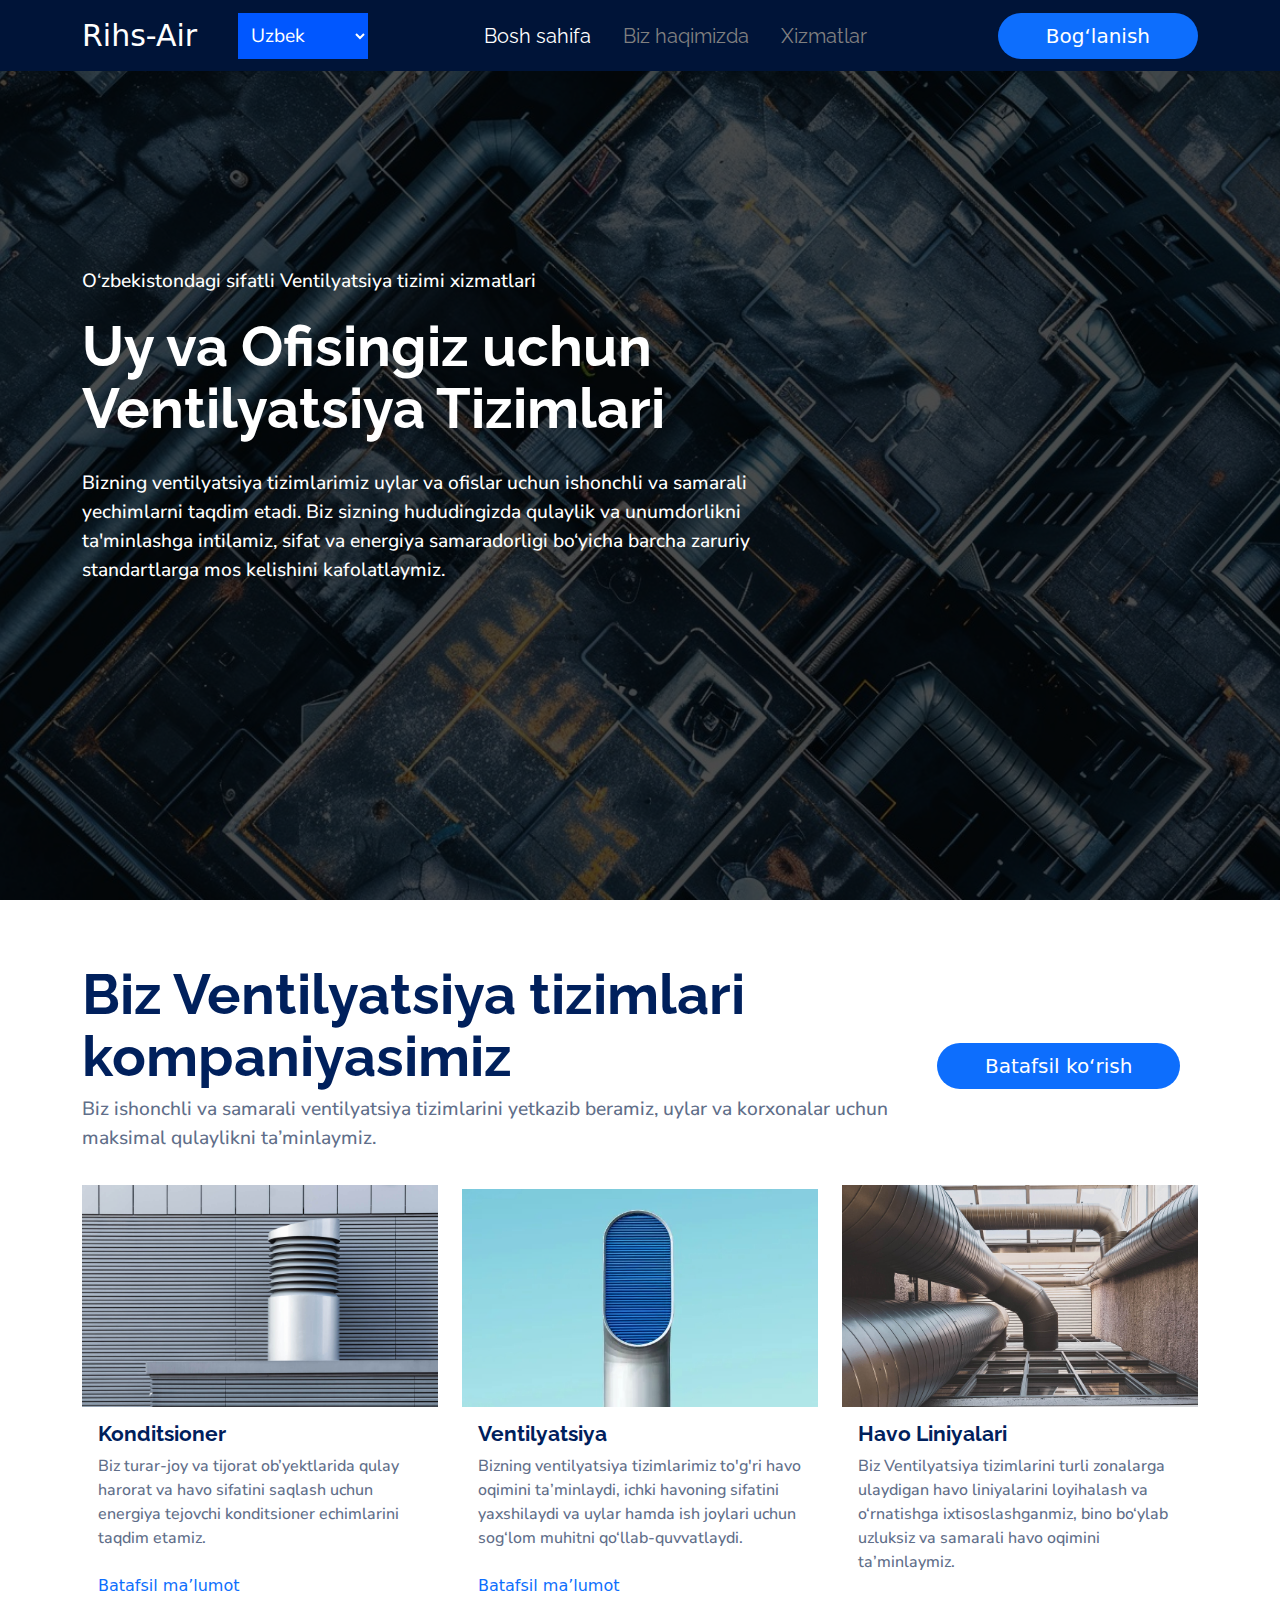
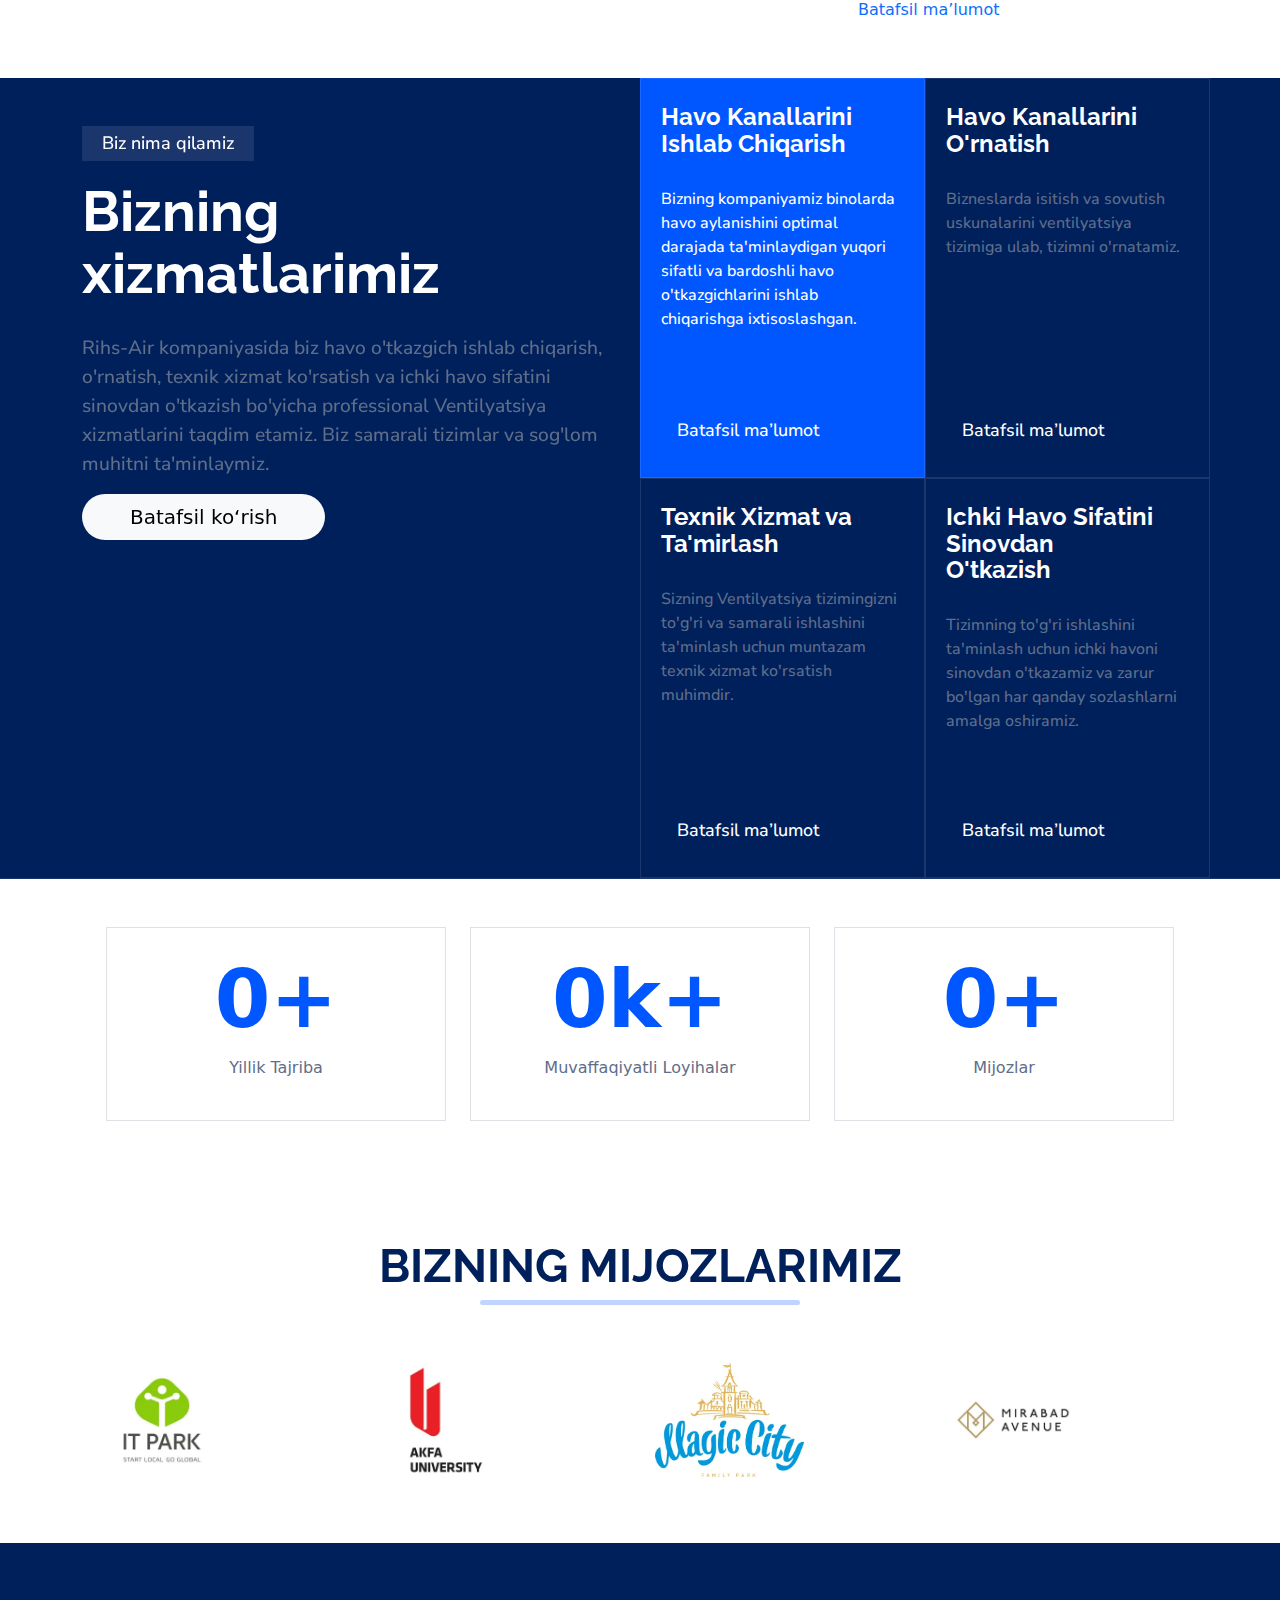
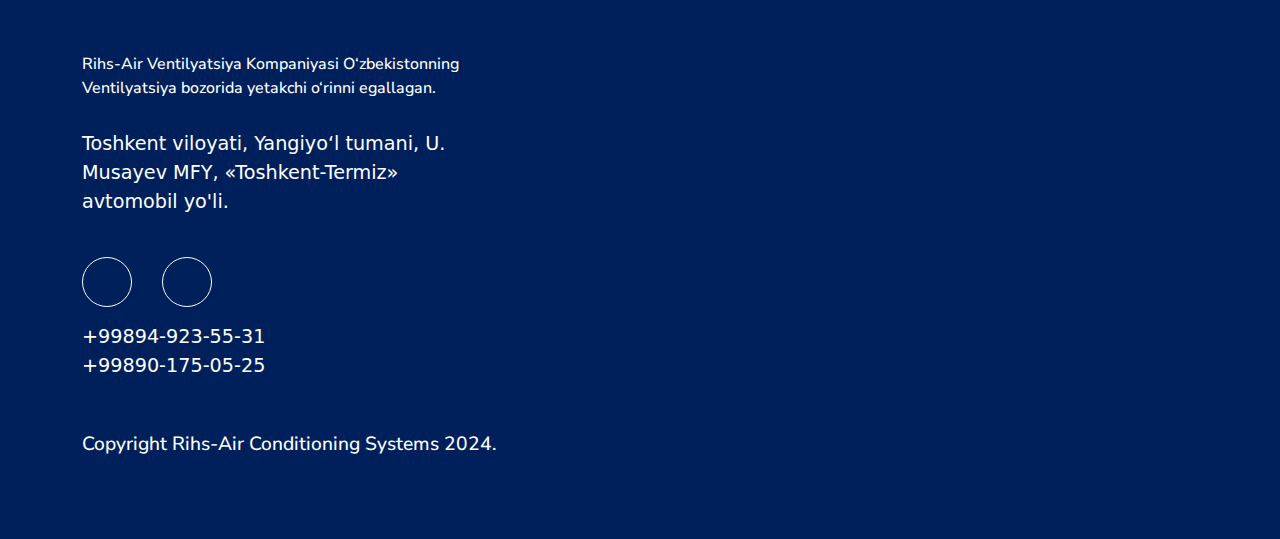
<file: index.html>
<!DOCTYPE html>
<html lang="en">
<head>
    <meta charset="UTF-8">
    <meta name="viewport" content="width=device-width, initial-scale=1.0">
    <title>Home</title>

    <!-- Links -->
    <link rel="stylesheet" href="css/style.css">

    <!-- Bootstrap link -->
    <link rel="stylesheet" href="	https://cdn.jsdelivr.net/npm/bootstrap@5.3.3/dist/css/bootstrap.min.css">
    <link rel="stylesheet" href="	https://cdn.jsdelivr.net/npm/bootstrap@5.3.3/dist/js/bootstrap.bundle.min.js">

    <!-- Icon link -->
    <link rel="stylesheet" href="https://cdnjs.cloudflare.com/ajax/libs/font-awesome/6.6.0/css/all.min.css" integrity="sha512-Kc323vGBEqzTmouAECnVceyQqyqdsSiqLQISBL29aUW4U/M7pSPA/gEUZQqv1cwx4OnYxTxve5UMg5GT6L4JJg==" crossorigin="anonymous" referrerpolicy="no-referrer" />
</head>
<body>
    <!-- Navigation Bar -->
    <div class="navigation-bar">
        <nav class="navbar navbar-expand-lg navbar-dark">
            <div class="container">
                <!-- Logo -->
                <a class="navbar-brand" href="#">
                    <h5" class="offcanvas-title" id="offcanvasNavbarLabel">Rihs-Air <i class="fa-solid fa-wind text-primary"></i></h5>
                </a>
                <!-- Language Selector -->
                <select id="language-selector" class="language-selector">
                    <option value="uz">Uzbek</option>
                    <option value="en">English </option>
                    <option value="ru">Russian</option>
                </select>
                
                <!-- Toggle Btn -->
                <button class="navbar-toggler shadow-none border-0 bg-primary" type="button" data-bs-toggle="offcanvas" data-bs-target="#offcanvasNavbar" aria-controls="offcanvasNavbar" aria-label="Toggle navigation">
                    <span class="navbar-toggler-icon "></span>
                </button>
          
                <!-- SideBar -->
                <div class="sidebar offcanvas offcanvas-start" tabindex="-1" id="offcanvasNavbar" aria-labelledby="offcanvasNavbarLabel">
              
                    <!-- Sidebar Header -->
                    <div class="offcanvas-header border-bottom">
                        <h5 class="offcanvas-title" id="offcanvasNavbarLabel">Rihs-Air <i class="fa-solid fa-wind text-primary"></i></h5>
                        <button type="button" class="btn-close bg-white" data-bs-dismiss="offcanvas" aria-label="Close"></button>
                    </div>
              
                    <!-- Sidebar Body -->
                    <div class="offcanvas-body d-flex flex-column p-4 p-lg-0 flex-lg-row">
                        <ul class="navbar-nav justify-content-center align-items-center fs-5 flex-grow-1 pe-3">
                            <li class="nav-item mx-2">
                                <a 
                                    class="nav-link acive" 
                                    aria-current="page" 
                                    href="index.html"
                                    id="nav-home"
                                ></a>
                            </li>
                            <li class="nav-item mx-2">
                                <a 
                                    class="nav-link" 
                                    href="about.html"
                                    id="nav-about"
                                ></a>
                            </li>
                            <li class="nav-item mx-2">
                                <a 
                                    class="nav-link" 
                                    href="services.html"
                                    id="nav-service"
                                ></a>
                            </li>
                        </ul>
                        <!-- Get in Touch -->
                        <div class="d-flex justify-content-center align-items-center">
                            <a href="#footer-call">
                                <button 
                                    type="button" 
                                    class="btn btn-primary border-0 rounded-5 px-5 py-2 fs-5"
                                    id="contact-button"
                                ></button>
                            </a>
                        </div>
                    </div>
                </div>
            </div>
        </nav>
    </div>
    <!-- Header -->
    <header class="header">
        <div class="header-box pt-3">
            <!-- Home Banner -->
            <div class="container home_banner">
                <div class="home_banner_section d-flex row">
                    <div class="col-12 col-lg-8 banner_text_block">
                        <p class="link" id="header-link"></p>
                        <h1 class="hero" id="header-title"></h1>
                        <p class="description" id="header-description"></p>
                    </div>
                </div>
            </div>
        </div>
    </header>

    <!-- About -->
    <section class="about">
        <div class="container">
            <div class="row about d-flex align-items-center py-3 mt-2 mt-lg-5">
              <div class="col-lg-9 col-sm-12">
                <h2 id="about-main-title"></h2>
                <p class="description" id="about-main-desc"></p>
              </div>
              <div class="col-lg-3 col-sm-12">
                <a href="about.html">
                    <button 
                        type="button" 
                        class="btn btn-primary border-0 rounded-5 px-5 py-2 fs-5 view-button"
                    ></button>
                </a>
              </div>
            </div>
            <div class="section service_section">
              <div class="row row-cols-1 row-cols-md-3 g-4  mb-5 border-1">
                <div class="col">
                  <div class="card h-100 border-0">
                    <img src="images/about/air-conditioning.jpg" class="card-img-top rounded-0" alt="...">
                    <div class="card-body">
                      <h5 class="card-title" id="about-card-title1"></h5>
                      <p class="card-text" id="about-card-desc1"></p>
                    </div>
                    <div class="card-footer border-0 bg-white">
                        <a 
                            href="about.html#about_section_1"
                            class="learn-more"
                            > <i class="fa-solid fa-arrow-up-right-from-square"></i>
                        </a>
                    </div>
                  </div>
                </div>
                <div class="col">
                  <div class="card h-100 border-0" id="ventilation">
                    <img src="images/about/ventilation.jpg" class="card-img-top rounded-0" alt="...">
                    <div class="card-body">
                      <h5 class="card-title" id="about-card-title2"></h5>
                      <p class="card-text" id="about-card-desc2"></p>
                    </div>
                    <div class="card-footer border-0 bg-white">
                        <a 
                            href="pages/about.html#about_section_1"
                            class="learn-more"
                            > <i class="fa-solid fa-arrow-up-right-from-square"></i>
                        </a>
                    </div>
                  </div>
                </div>
                <div class="col">
                  <div class="card h-100 border-0" id="air-lines">
                    <img src="images/about/air-lines.jpg" class="card-img-top rounded-0" alt="...">
                    <div class="card-body">
                      <h5 class="card-title" id="about-card-title3"></h5>
                      <p class="card-text" id="about-card-desc3"></p>
                    </div>
                    <div class="card-footer border-0 bg-white">
                        <a 
                            href="about.html#about_section_1"
                            class="learn-more"
                            > <i class="fa-solid fa-arrow-up-right-from-square"></i>
                        </a>
                    </div>
                  </div>
                </div>
              </div>
            </div>
          </div>
    </section>

    <!-- Our services starts -->
    <section class="our-services">
        <div class="container">
            <div class="row">
                <div class="text-block py-5 col-12 col-md-6 col-lg-6">
                    <div class="subheading" id="subheading"></div>
                    <h2 id="service-main-title"></h2>
                    <p class="description" id="service-main-desc"></p>
                    <a href="services.html#services">
                        <button type="button" class="btn btn-light border-0 rounded-5 px-5 py-2 fs-5 view-button"></button>
                    </a>
                </div>
                <div class="blocks-wrap col-12 col-md-6 col-sm-12">
                    <div class="cards_box row row-cols-lg-2 row-cols-md-1">
                        <!-- hvac producing -->
                        <div class="card  rounded-0 active">
                            <div class="card_body">
                                <h5 class="card-title" id="service-card-title1"></h5>
                                <p class="card-text text-white" id="service-card-desc1"></p>
                            </div>
                            <div class="card-footer rounded-0 bg-transparent border-0">
                                <a href="services.html#hvac-producing" class="learn-more"> <i class="fa-solid fa-arrow-up-right-from-square"></i></a>
                            </div>
                        </div>
                        <!-- hvac installation -->
                        <div class="card  rounded-0">
                            <div class="card_body">
                                <h5 class="card-title" id="service-card-title2"></h5>
                                <p class="card-text" id="service-card-desc2"></p>
                            </div>
                            <div class="card-footer rounded-0 bg-transparent border-0">
                                <a href="services.html#air-installation" class="learn-more"> <i class="fa-solid fa-arrow-up-right-from-square"></i></a>
                            </div>
                        </div>
                        <!-- maintance and repair -->
                        <div class="card rounded-0">
                            <div class="card_body">
                                <h5 class="card-title" id="service-card-title3"></h5>
                                <p class="card-text" id="service-card-desc3"></p>
                            </div>
                            <div class="card-footer rounded-0 bg-transparent border-0">
                                <a href="services.html#maintance-repair" class="learn-more"> <i class="fa-solid fa-arrow-up-right-from-square"></i></a>
                            </div>
                        </div>
                        <!-- indoor quality air testing -->
                        <div class="card rounded-0">
                            <div class="card_body">
                                <h5 class="card-title" id="service-card-title4"></h5>
                                <p class="card-text" id="service-card-desc4"></p>
                            </div>
                            <div class="card-footer rounded-0 bg-transparent border-0">
                                <a href="services.html#air-testing" class="learn-more"> <i class="fa-solid fa-arrow-up-right-from-square"></i></a>
                            </div>
                        </div>
                    </div>
                </div>
            </div>
        </div>
    </section>

    <!-- Numbers Section -->
    <section class="container">
        <div class="numbers-section">
            <!-- Numbers Wrapper -->
            <div class="section_2">
                <div class="container">
                    <!-- Numbers Wrapper -->
                    <div class="container py-5">
                        <div class="row text-center counters">
                            <div class="col-12 col-md-4 mb-4">
                                <div class="counter border p-4">
                                    <h1 class="display-4"><span data-count="16">0</span>+</h1>
                                    <p id="numbers-experience-text"></p>
                                </div>
                            </div>
                            <div class="col-12 col-md-4 mb-4">
                                <div class="counter border p-4">
                                    <h1 class="display-4"><span data-count="1">0</span>k+</h1>
                                    <p id="numbers-project-text"></p>
                                </div>
                            </div>
                            <div class="col-12 col-md-4 mb-4">
                                <div class="counter border p-4">
                                    <h1 class="display-4"><span data-count="50">0</span>+</h1>
                                    <p id="numbers-client-text"></p>
                                </div>
                            </div>
                        </div>
                    </div>
                </div>
            </div>
        </div>
    </section>

    <!-- Our Clients -->
    <section id="logoCarousel" class="container carousel slide my-5" data-ride="carousel">
        <h2 id="clients-main-title"></h2>
        <hr>
        <div class="carousel-inner">
            <div class="carousel-item active">
                <div class="row">
                    <div class="col-6 col-md-3"><a href="https://example1.com"><img src="images/client-logos/it-park.webp" class="img" alt="Logo 1"></a></div>
                    <div class="col-6 col-md-3"><a href="https://example2.com"><img src="images/client-logos/akfa-university.webp" class="img-fluid" alt="Logo 2"></a></div>
                    <div class="col-6 col-md-3"><a href="https://example3.com"><img src="images/client-logos/magic-city.webp" class="img-fluid" alt="Logo 3"></a></div>
                    <div class="col-6 col-md-3"><a href="https://example4.com"><img src="images/client-logos/mirabad-avenue.webp" class="img-fluid" alt="Logo 4"></a></div>
                </div>
            </div>
            <div class="carousel-item w-100">
                <div class="row">
                    <div class="col-6 col-md-3"><a href="https://example5.com"><img src="images/client-logos/ecobozor.jpg" class="img-fluid" alt="Logo 5"></a></div>
                    <div class="col-6 col-md-3"><a href="https://example6.com"><img src="images/client-logos/next.webp" class="img-fluid" alt="Logo 6"></a></div>
                    <div class="col-6 col-md-3"><a href="https://example7.com"><img src="images/client-logos/texnopark.webp" class="img-fluid" alt="Logo 7"></a></div>
                    <div class="col-6 col-md-3"><a href="https://example8.com"><img src="images/client-logos/uz-gtl.webp" class="img-fluid" alt="Logo 8"></a></div>
                </div>
            </div>
        </div>
    </section>

    <!-- Footer -->
    <footer class="footer" id="footer">
        <div class="container">
            <div class="footer-container row row-cols-1 row-cols-lg-2 py-5">
                <div class="footer-wrapper col">
                    <div class="footer-brand-wrapper">
                        <p class="footer-brand-description" id="footer-brand-description"></p>
                        <div class="footer-location">
                            <a href="https://maps.app.goo.gl/iDPJ45u3AbDzwGaq8" id="footer-location">
                                <i class="fa-solid fa-location-dot"></i>
                            </a>
                        </div>
                        <div class="footer-social-icons">
                            <a href="https://t.me/stfreezer"><i class="fa-brands fa-telegram"></i></a>
                            <a href="https://t.me/stfreezer"><i class="fa-brands fa-telegram"></i></a>
                        </div>
                        <div class="footer-call mt-3" id="footer-call">
                            <div>
                                <i class="fa-solid fa-phone"></i>
                                <a href="tel: +998949235531">+99894-923-55-31</a>
                            </div>
                            <div>
                                <i class="fa-solid fa-phone"></i>
                            <a href="tel: +998901750525">+99890-175-05-25</a>
                            </div>
                        </div>
                    </div>
                    <div class="footer-copyright">
                        <i class="fa-regular fa-copyright"></i>
                        Copyright Rihs-Air Conditioning Systems 2024.
                    </div>
                </div>
                <div class="map mb-5 mb-lg-0">
                    <iframe 
                        src="https://www.google.com/maps/embed?pb=!1m18!1m12!1m3!1d3001.8634225389455!2d69.1110984!3d41.2029511!2m3!1f0!2f0!3f0!3m2!1i1024!2i768!4f13.1!3m3!1m2!1s0x38ae63002efed39b%3A0xd176d3b15d344e1a!2sRIHS%20AIR!5e0!3m2!1sen!2s!4v1733334940782!5m2!1sen!2s" 
                        allowfullscreen="" 
                        loading="lazy" 
                        referrerpolicy="no-referrer-when-downgrade"
                        id="map"
                    ></iframe>
                </div>
            </div>
        </div>
    </footer>


    <script src="script.js"></script>
    <script src="data-js/home-data.js"></script>
    <script src="https://code.jquery.com/jquery-3.5.1.slim.min.js"></script>
    <script src="https://cdn.jsdelivr.net/npm/@popperjs/core@2.9.3/dist/umd/popper.min.js"></script>
    <script src="https://maxcdn.bootstrapcdn.com/bootstrap/4.5.2/js/bootstrap.min.js"></script>
    <!-- <script src="script.js"></script> -->
    <script src="https://cdn.jsdelivr.net/npm/bootstrap@5.3.3/dist/js/bootstrap.bundle.min.js"></script>  
</body>
</html>
</file>
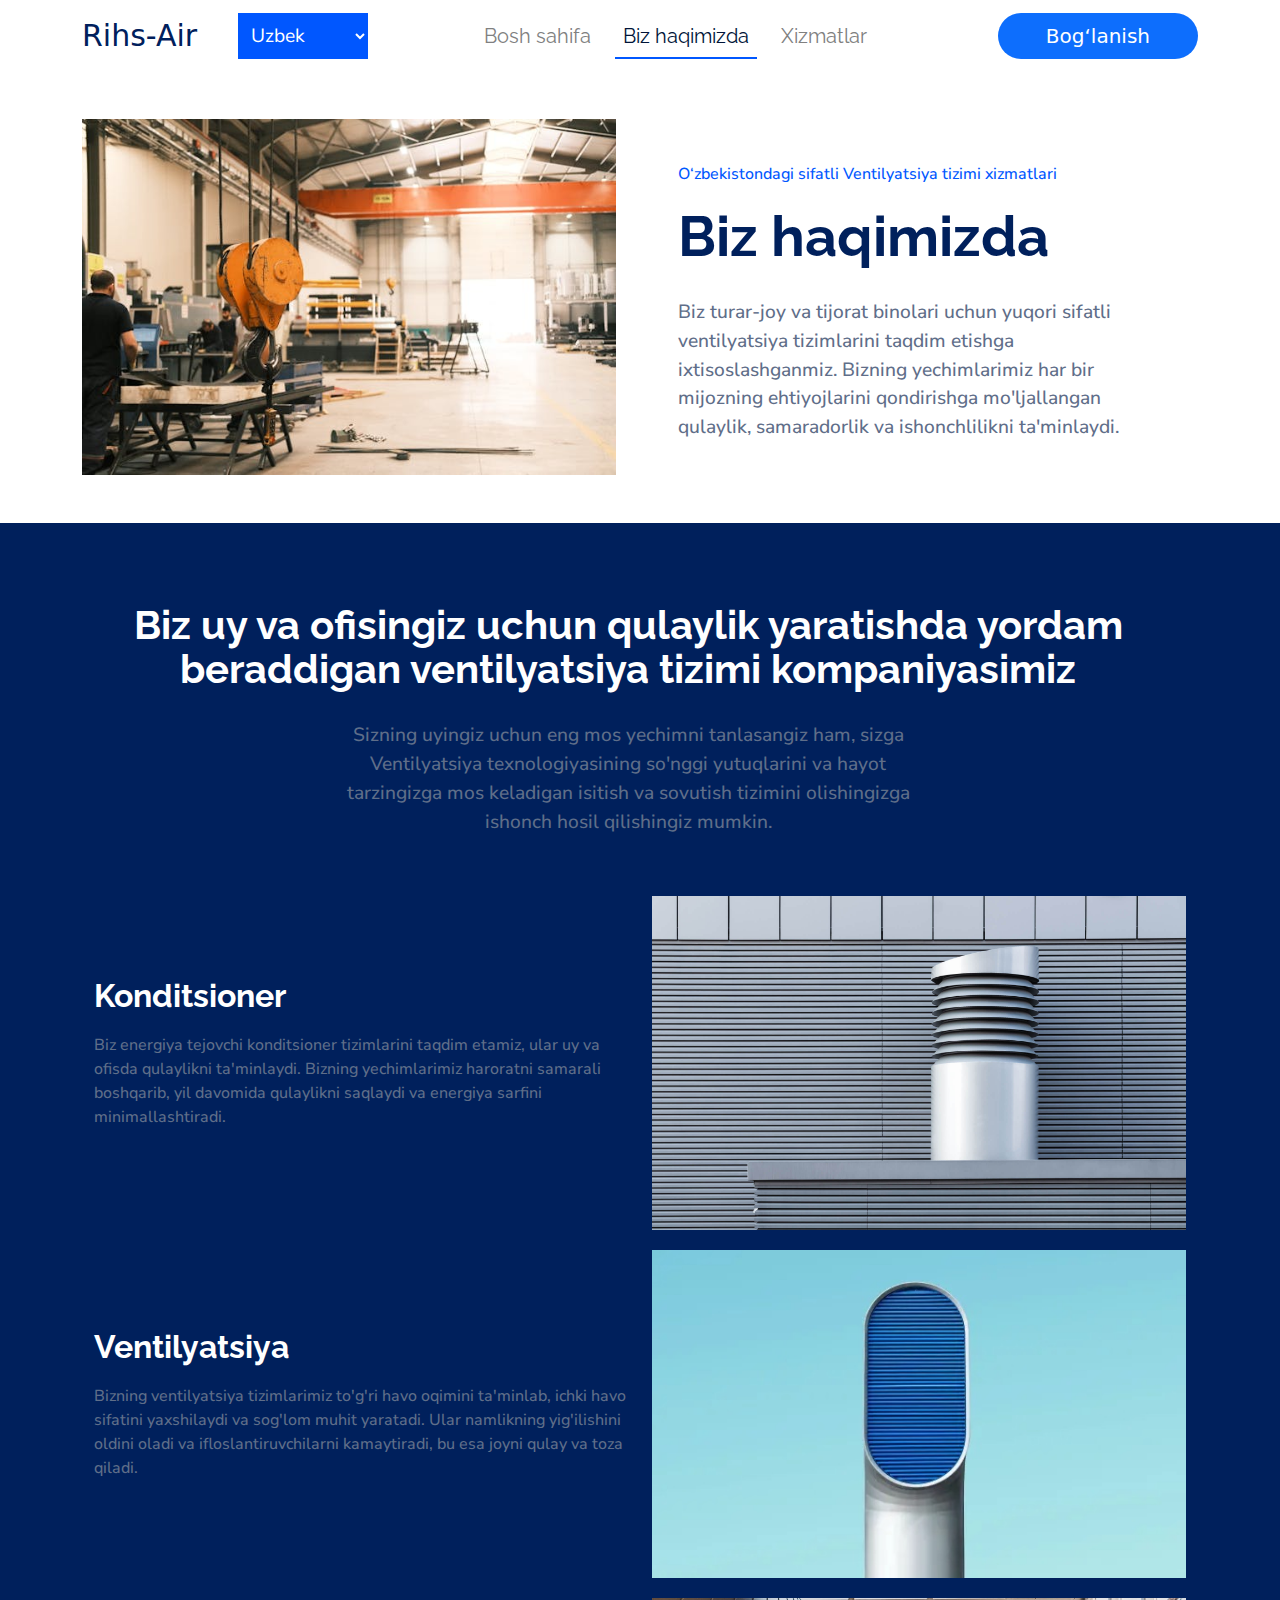
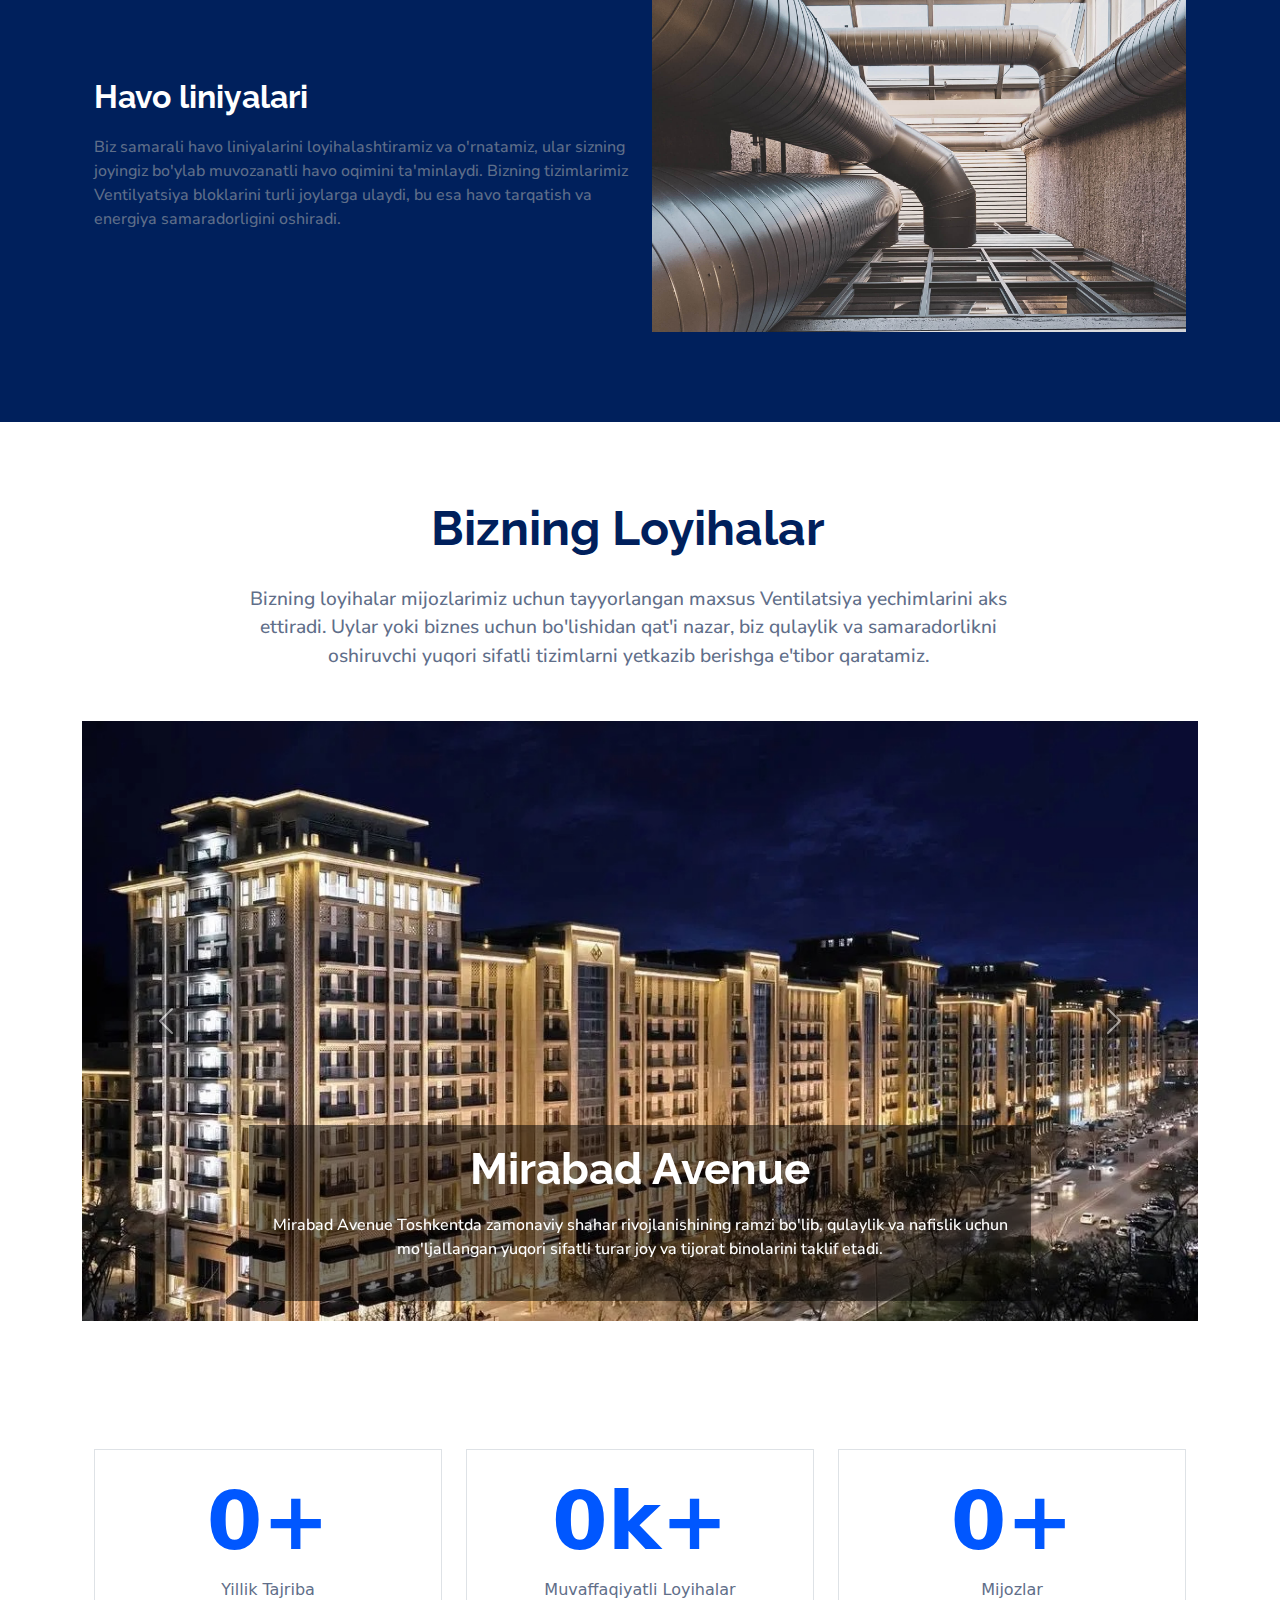
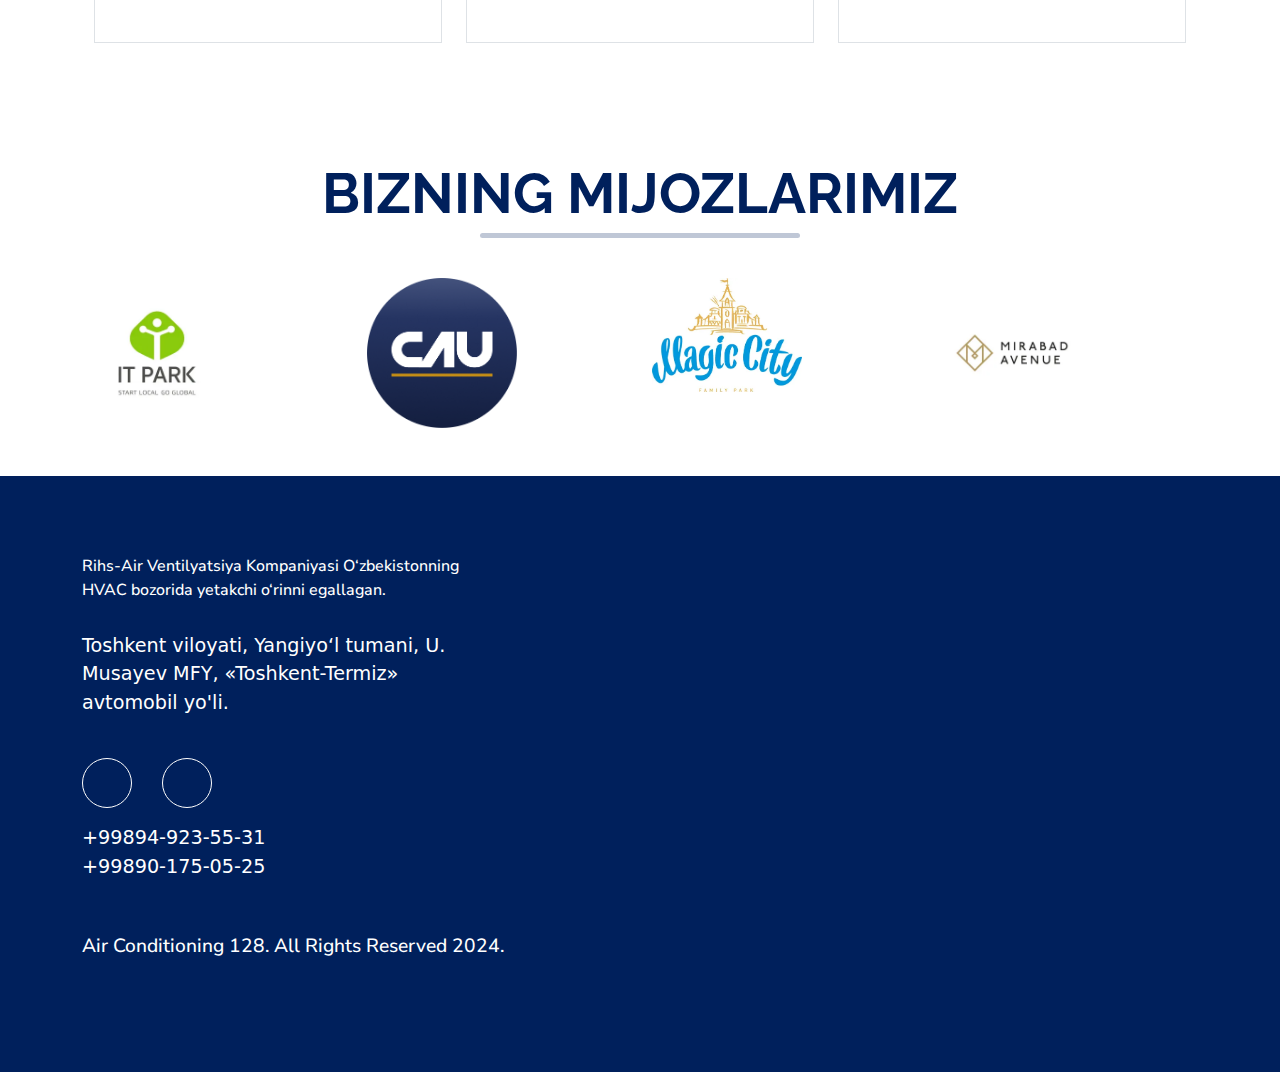
<file: about.html>
<!DOCTYPE html>
<html lang="en">
<head>
    <meta charset="UTF-8">
    <meta name="viewport" content="width=device-width, initial-scale=1.0">
    <title>About</title>

    <!-- Links -->
    <link rel="stylesheet" href="css/about.css">

    <!-- Bootstrap link -->
    <link rel="stylesheet" href="	https://cdn.jsdelivr.net/npm/bootstrap@5.3.3/dist/css/bootstrap.min.css">
    <link rel="stylesheet" href="	https://cdn.jsdelivr.net/npm/bootstrap@5.3.3/dist/js/bootstrap.bundle.min.js">

    <!-- Icon link -->
    <link rel="stylesheet" href="https://cdnjs.cloudflare.com/ajax/libs/font-awesome/6.6.0/css/all.min.css" integrity="sha512-Kc323vGBEqzTmouAECnVceyQqyqdsSiqLQISBL29aUW4U/M7pSPA/gEUZQqv1cwx4OnYxTxve5UMg5GT6L4JJg==" crossorigin="anonymous" referrerpolicy="no-referrer" />
</head>
<body>
    <!-- Navigation Bar -->
    <div class="navigation-bar">
        <nav class="navbar navbar-expand-lg navbar-dark">
            <div class="container">
                <!-- Logo -->
                <a class="navbar-brand" href="#">
                    <h5" class="offcanvas-title" id="offcanvasNavbarLabel">Rihs-Air <i class="fa-solid fa-wind text-primary"></i></h5>
                </a>
                <!-- Language Selector -->
                <select id="language-selector" class="language-selector">
                    <option value="uz">Uzbek</option>
                    <option value="en">English </option>
                    <option value="ru">Russian</option>
                </select>
                <!-- Toggle Btn -->
                <button class="navbar-toggler shadow-none border-0 bg-primary" type="button" data-bs-toggle="offcanvas" data-bs-target="#offcanvasNavbar" aria-controls="offcanvasNavbar" aria-label="Toggle navigation">
                    <span class="navbar-toggler-icon "></span>
                </button>
                <!-- SideBar -->
                <div class="sidebar offcanvas offcanvas-start" tabindex="-1" id="offcanvasNavbar" aria-labelledby="offcanvasNavbarLabel">
                    <!-- Sidebar Header -->
                    <div class="offcanvas-header border-bottom">
                        <h5 class="offcanvas-title" id="offcanvasNavbarLabel">Rihs-Air <i class="fa-solid fa-wind text-primary"></i></h5>
                        <button type="button" class="btn-close bg-white" data-bs-dismiss="offcanvas" aria-label="Close"></button>
                    </div>
              
                    <!-- Sidebar Body -->
                    <div class="offcanvas-body d-flex flex-column p-4 p-lg-0 flex-lg-row">
                        <ul class="navbar-nav justify-content-center align-items-center fs-5 flex-grow-1 pe-3">
                            <li class="nav-item mx-2">
                                <a 
                                    class="nav-link" 
                                    href="index.html"
                                    id="nav-home"
                                ></a>
                            </li>
                            <li class="nav-item mx-2">
                                <a 
                                    class="nav-link active" 
                                    style="color: #001438;" 
                                    href="about.html"
                                    id="nav-about"
                                ></a>
                            </li>
                            <li class="nav-item mx-2">
                                <a 
                                    class="nav-link" 
                                    href="services.html"
                                    id="nav-services"
                                ></a>
                            </li>
                        </ul>
                        <!-- Get in Touch -->
                        <div class="d-flex justify-content-center align-items-center">
                            <a href="#footer-call">
                                <button 
                                    type="button" 
                                    class="btn btn-primary border-0 rounded-5 px-5 py-2 fs-5"
                                    id="contact-button"
                                ></button>
                            </a>
                        </div>
                    </div>
                </div>
            </div>
        </nav>
    </div>

    <!-- Header -->
    <header class="header">
        <!-- About Banner -->
        <div class="container my-5"> 
            <div class="about_banner_section d-flex row">
                <div class="col-12 col-md-12 col-lg-6 banner_img_block">
                    <img src="images/about/about-header-image.jpg" alt="">
                </div>
                <div class="col-12 col-md-12 col-lg-6 banner_text_block">
                    <p class="link" id="header-link"></p>
                    <h1 class="hero" id="header-title"></h1>
                    <p class="description" id="header-description"></p>
                    </div>
            </div>
        </div>
    </header>

    <!-- Section-1: About-->
    <section class="section_1" id="about_section_1">
        <div class="container">
            <!-- Work Info -->
            <div class="row col-12 work-info">
                <h1 class="hero" id="about-title"></h1>
                <p class="description colmd-12" id="about-desc"></p>
            </div>
            <!-- Service Items -->
            <!-- air-conditioning -->
            <div class="row service-item reverse" id="air-conditioning">
                <div class="col-12 col-md-6 col-lg-6">
                    <div class="service-text">
                        <h3 id="item-title1"></h3>
                        <p class="description" id="item-desc1">
                        </p>
                    </div>
                </div>
                <div class="col-12 col-md-6 col-lg-6 service-image">
                    <img src="images/about/air-conditioning.jpg" alt="HVAC Installation">
                </div>
            </div>
            <!-- ventilation -->
            <div class="row service-item reverse" id="ventilation">
                <div class="col-12 col-md-6 col-lg-6">
                    <div class="service-text">
                        <h3 id="item-title2"></h3>
                        <p class="description" id="item-desc2"></p>
                    </div>
                </div>
                <div class="col-12 col-md-6 col-lg-6 service-image">
                    <img src="images/about/ventilation.jpg" alt="HVAC Installation">
                </div>
            </div>
            <!-- air-lines -->
            <div class="row service-item reverse" id="air-lines">
                <div class="col-12 col-md-6 col-lg-6">
                    <div class="service-text">
                        <h3 id="item-title3"></h3>
                        <p class="description" id="item-desc3"></p>
                    </div>
                </div>
                <div class="col-12 col-md-6 col-lg-6 service-image">
                    <img src="images/about/air-lines.jpg" alt="HVAC Installation">
                </div>
            </div>
        </div>
    </section>

    <!-- Section-2: Projects -->
    <section class="section_2">
        <div class="container">
            <!-- Work Info -->
            <div class="row col-12 work-info">
                <h1 class="hero" id="projects-title"></h1>
                <p class="description col-md-12" id="projects-desc"></p>
            </div>
            <!-- Carousel -->
            <div id="carouselExampleCaptions" class="carousel slide" id="carousel">
                <div class="carousel-inner">
                    <div class="carousel-item active" id="ventilation">
                        <img src="images/about/mirabad-avenue.jpg" class="d-block w-100" alt="...">
                        <div class="carousel-caption">
                            <h3 id="carousel-title1"></h3>
                            <p class="description" id="carousel-desc1"></p>
                        </div>
                    </div>
                    <div class="carousel-item" id="installation">
                        <img src="images/about/uz-gtl.jpg" class="d-block w-100" alt="...">
                        <div class="carousel-caption">
                            <h3 id="carousel-title2"></h3>
                            <p class="description" id="carousel-desc2"></p>
                        </div>
                    </div>
                    <div class="carousel-item" id="installation">
                        <img src="images/about/central-asian-university.jpg" class="d-block w-100" alt="...">
                        <div class="carousel-caption">
                            <h3 id="carousel-title3"></h3>
                            <p class="description" id="carousel-desc3"></p>
                        </div>
                    </div>
                    <div class="carousel-item" id="installation">
                        <img src="images/about/it-park.jpg" class="d-block w-100" alt="...">
                        <div class="carousel-caption">
                            <h3 id="carousel-title4"></h3>
                            <p class="description" id="carousel-desc4"></p>
                        </div>
                    </div>
                    <div class="carousel-item" id="installation">
                        <img src="images/about/texnopark.jpg" class="d-block w-100" alt="...">
                        <div class="carousel-caption">
                            <h3 id="carousel-title5"></h3>
                            <p class="description" id="carousel-desc5"></p>
                        </div>
                    </div>
                    <div class="carousel-item" id="installation">
                        <img src="images/about/magic-city.jpg" class="d-block w-100" alt="...">
                        <div class="carousel-caption">
                            <h3 id="carousel-title6"></h3>
                            <p class="description" id="carousel-desc6"></p>
                        </div>
                    </div>
                    <div class="carousel-item" id="air_conditioning">
                        <img src="images/about/ecobozor.jpg" class="d-block w-100" alt="...">
                        <div class="carousel-caption">
                            <h3 id="carousel-title7"></h3>
                            <p class="description" id="carousel-desc7"></p>
                        </div>
                    </div>
                    <button class="carousel-control-prev" type="button" data-bs-target="#carouselExampleCaptions" data-bs-slide="prev">
                        <span class="carousel-control-prev-icon" aria-hidden="true"></span>
                        <span class="visually-hidden" id="control-prev">Previous</span>
                    </button>
                    <button class="carousel-control-next" type="button" data-bs-target="#carouselExampleCaptions" data-bs-slide="next">
                        <span class="carousel-control-next-icon" style="color: white;" aria-hidden="true"></span>
                        <span class="visually-hidden" id="control-next">Next</span>
                    </button>
                </div>
            </div>
        </div>
    </section>

    <!-- Section-3: Numbers -->
    <div class="section_3">
        <div class="container">
            <!-- Numbers Wrapper -->
            <div class="container py-5">
                <div class="row text-center counters">
                    <div class="col-12 col-md-4 mb-4">
                        <div class="counter border p-4">
                            <h1 class="display-4"><span data-count="16">0</span>+</h1>
                            <p id="numbers-experience-text"></p>
                        </div>
                    </div>
                    <div class="col-12 col-md-4 mb-4">
                        <div class="counter border p-4">
                            <h1 class="display-4"><span data-count="1">0</span>k+</h1>
                            <p id="numbers-project-text"></p>
                        </div>
                    </div>
                    <div class="col-12 col-md-4 mb-4">
                        <div class="counter border p-4">
                            <h1 class="display-4"><span data-count="50">0</span>+</h1>
                            <p id="numbers-client-text"></p>
                        </div>
                    </div>
                </div>
            </div>
        </div>
    </div>

    <!-- Section-4: Clients -->
    <section id="logoCarousel" class="section_4 container carousel slide my-5" data-ride="carousel">
        <h2 id="clients-main-title">Our Main Clinets</h2>
        <hr>
        <div class="carousel-inner">
            <div class="carousel-item active">
                <div class="row">
                    <div class="col-6 col-md-3"><a href="https://example1.com"><img src="images/client-logos/it-park.webp" class="section_4_img" alt="Logo 1"></a></div>
                    <div class="col-6 col-md-3"><a href="https://example2.com"><img src="images/client-logos/central-asian-university.png" class="section_4_img img-fluid" alt="Logo 2"></a></div>
                    <div class="col-6 col-md-3"><a href="https://example3.com"><img src="images/client-logos/magic-city.webp" class="section_4_img img-fluid" alt="Logo 3"></a></div>
                    <div class="col-6 col-md-3"><a href="https://example4.com"><img src="images/client-logos/mirabad-avenue.webp" class="section_4_img img-fluid" alt="Logo 4"></a></div>
                </div>
            </div>
            <div class="carousel-item w-100">
                <div class="row">
                    <div class="col-6 col-md-3"><a href="https://example5.com"><img src="images/client-logos/ecobozor.jpg" class="section_4_img img-fluid" alt="Logo 5"></a></div>
                    <div class="col-6 col-md-3"><a href="https://example6.com"><img src="images/client-logos/next.webp" class="section_4_img img-fluid" alt="Logo 6"></a></div>
                    <div class="col-6 col-md-3"><a href="https://example7.com"><img src="images/client-logos/texnopark.webp" class="section_4_img img-fluid" alt="Logo 7"></a></div>
                    <div class="col-6 col-md-3"><a href="https://example8.com"><img src="images/client-logos/uz-gtl.webp" class="section_4_img img-fluid" alt="Logo 8"></a></div>
                </div>
            </div>
        </div>
    </section>

    <!-- Footer -->
    <footer class="footer" id="footer">
        <div class="container">
            <div class="footer-container row row-cols-1 row-cols-lg-2 py-5">
                <div class="footer-wrapper col">
                    <div class="footer-brand-wrapper">
                        <p class="footer-brand-description" id="footer-brand-description"></p>
                        <div class="footer-location">
                            <a href="https://maps.app.goo.gl/iDPJ45u3AbDzwGaq8" id="footer-location">
                                <i class="fa-solid fa-location-dot"></i>
                            </a>
                        </div>
                        <div class="footer-social-icons">
                            <a href="https://t.me/stfreezer"><i class="fa-brands fa-telegram"></i></a>
                            <a href="https://t.me/stfreezer"><i class="fa-brands fa-telegram"></i></a>
                        </div>
                        <div class="footer-call mt-3" id="footer-call">
                            <div>
                                <i class="fa-solid fa-phone"></i>
                                <a href="tel: +998949235531">+99894-923-55-31</a>
                            </div>
                            <div>
                                <i class="fa-solid fa-phone"></i>
                            <a href="tel: +998901750525">+99890-175-05-25</a>
                            </div>
                        </div>
                    </div>
                    <div class="footer-copyright">
                        <i class="fa-regular fa-copyright"></i>
                        Air Conditioning 128. All Rights Reserved 2024.
                    </div>
                </div>
                <div class="map mb-5 mb-lg-0">
                    <iframe 
                        src="https://www.google.com/maps/embed?pb=!1m18!1m12!1m3!1d3001.8634225389455!2d69.1110984!3d41.2029511!2m3!1f0!2f0!3f0!3m2!1i1024!2i768!4f13.1!3m3!1m2!1s0x38ae63002efed39b%3A0xd176d3b15d344e1a!2sRIHS%20AIR!5e0!3m2!1sen!2s!4v1733334940782!5m2!1sen!2s" 
                        allowfullscreen="" 
                        loading="lazy" 
                        referrerpolicy="no-referrer-when-downgrade"
                        id="map"
                    ></iframe>
                </div>
            </div>
        </div>
    </footer>

    <script src="js/about.js"></script>
    <script src="data-js/about-data.js"></script>
    <script src="https://code.jquery.com/jquery-3.5.1.slim.min.js"></script>
    <script src="https://cdn.jsdelivr.net/npm/@popperjs/core@2.9.3/dist/umd/popper.min.js"></script>
    <script src="https://maxcdn.bootstrapcdn.com/bootstrap/4.5.2/js/bootstrap.min.js"></script>
    <script src="https://cdn.jsdelivr.net/npm/bootstrap@5.3.3/dist/js/bootstrap.bundle.min.js"></script>  
</body>
</html>
</file>
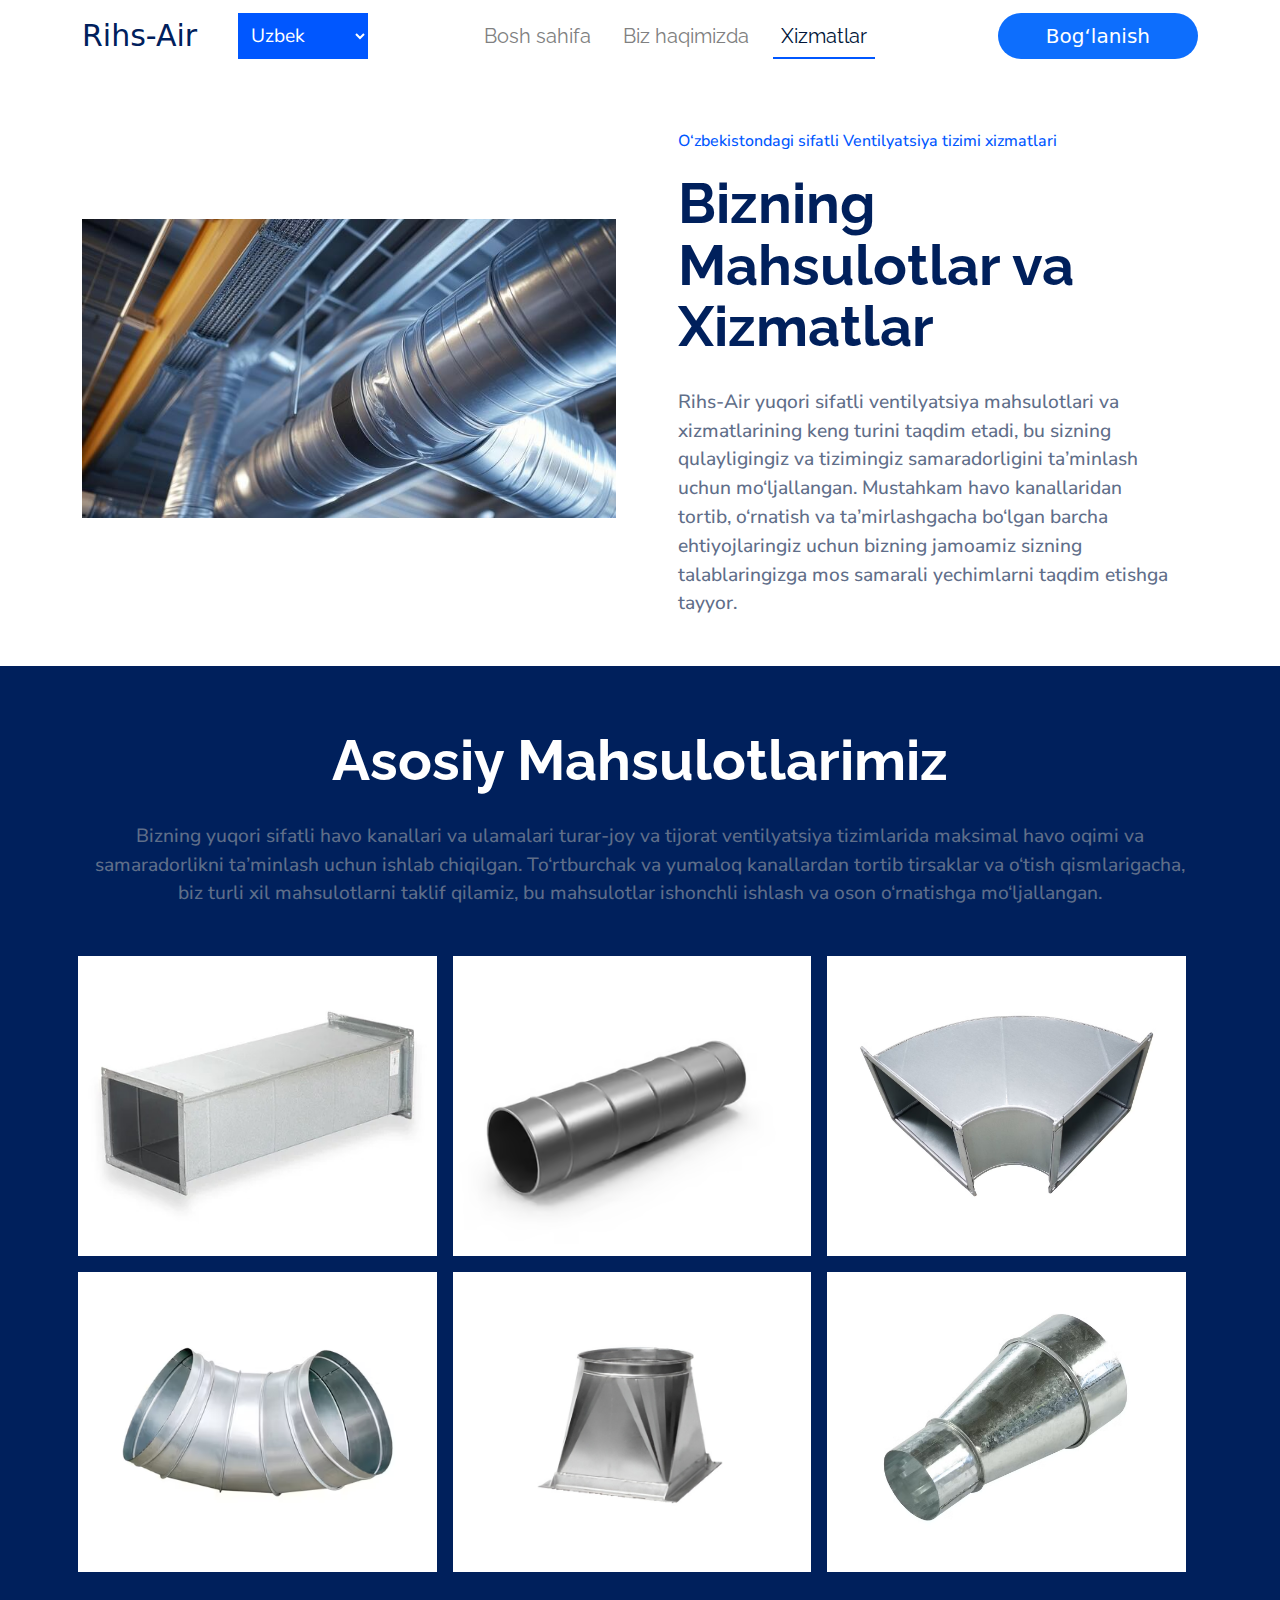
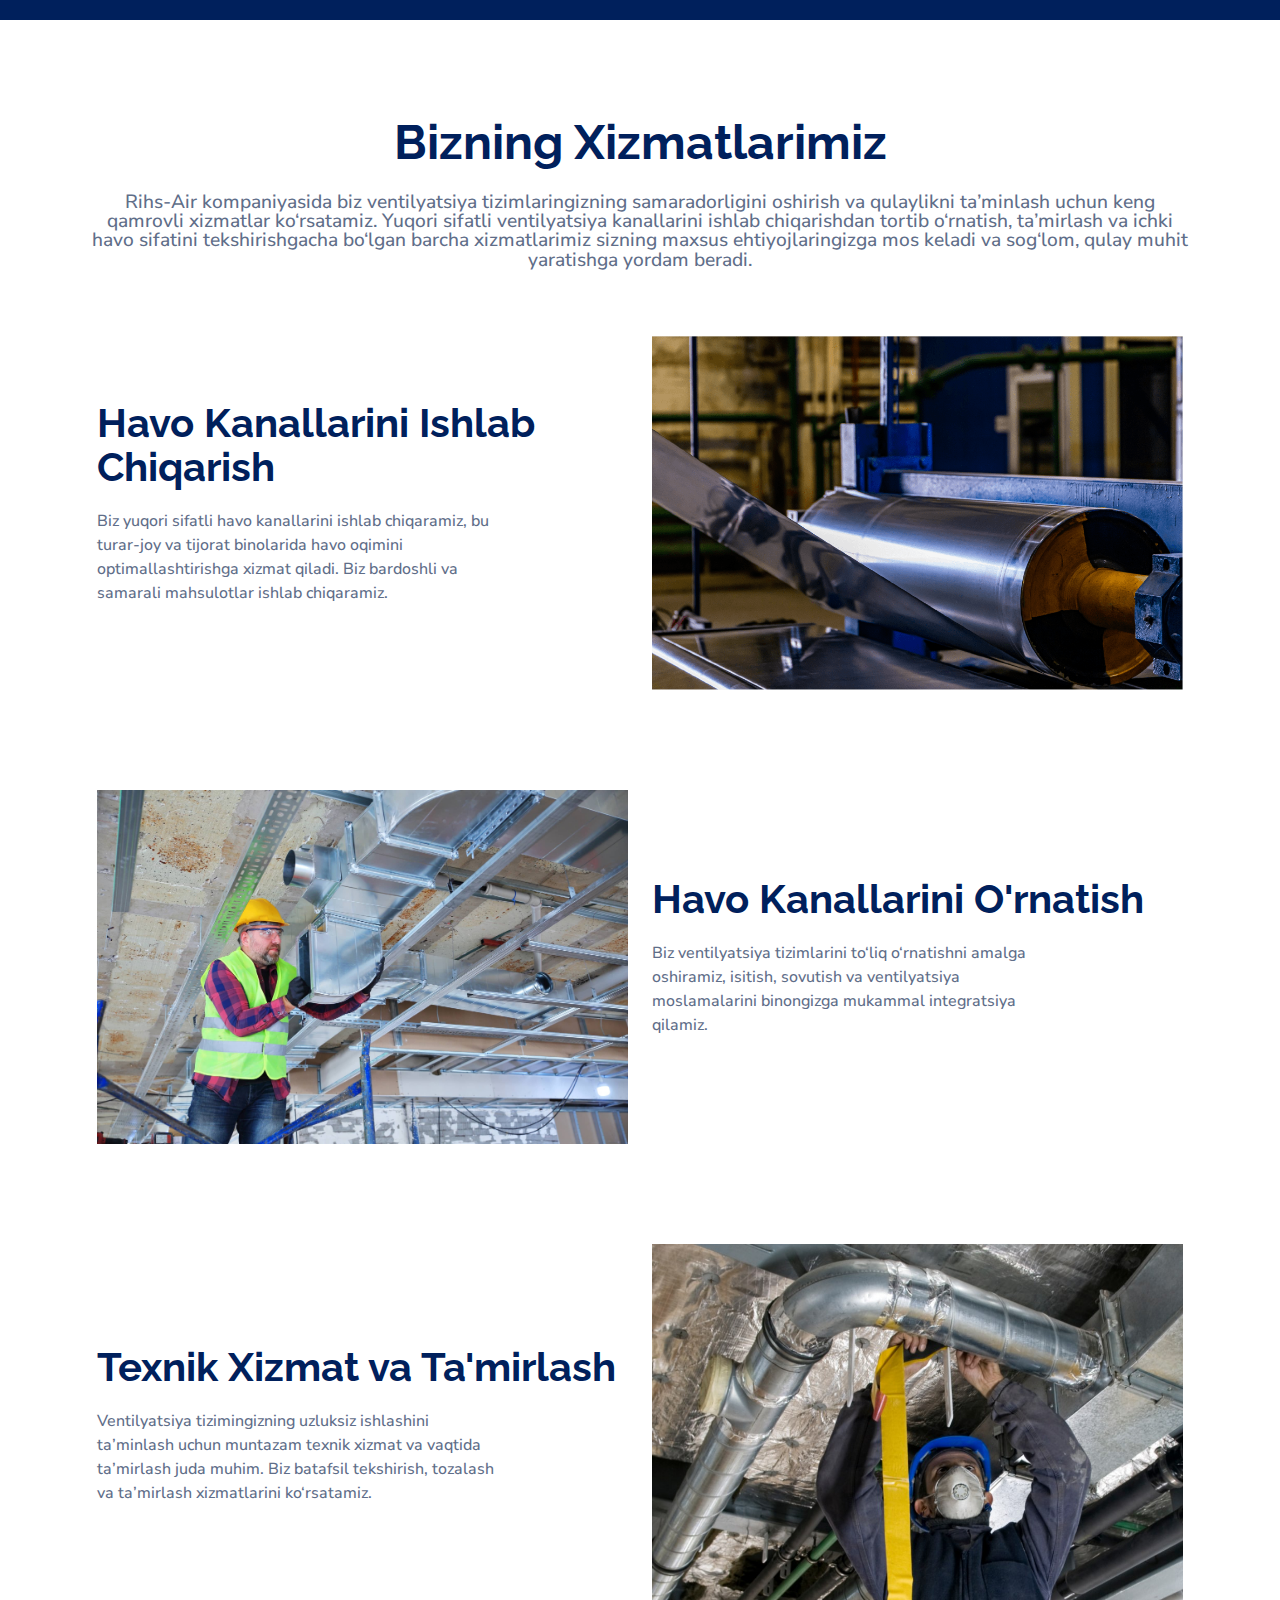
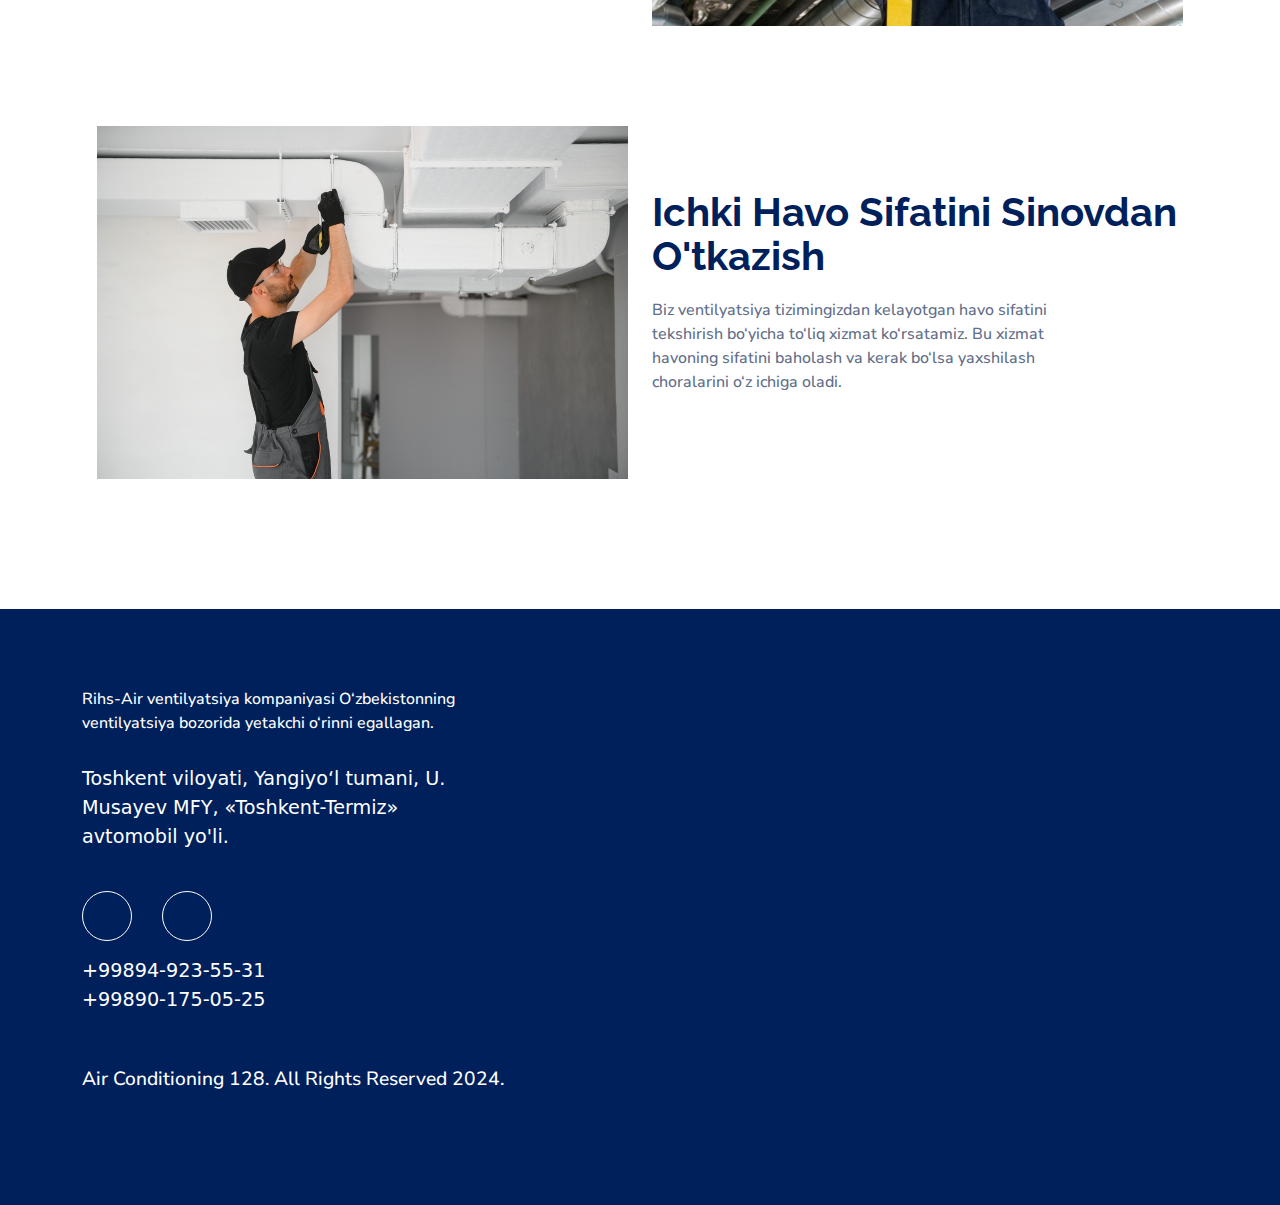
<file: services.html>
<!DOCTYPE html>
<html lang="en">
<head>
    <meta charset="UTF-8">
    <meta name="viewport" content="width=device-width, initial-scale=1.0">
    <title>Services</title>

    <!-- Links -->
    <link rel="stylesheet" href="css/services.css">

    <!-- Bootstrap link -->
    <link rel="stylesheet" href="	https://cdn.jsdelivr.net/npm/bootstrap@5.3.3/dist/css/bootstrap.min.css">
    <link rel="stylesheet" href="	https://cdn.jsdelivr.net/npm/bootstrap@5.3.3/dist/js/bootstrap.bundle.min.js">

    <!-- Icon link -->
    <link rel="stylesheet" href="https://cdnjs.cloudflare.com/ajax/libs/font-awesome/6.6.0/css/all.min.css" integrity="sha512-Kc323vGBEqzTmouAECnVceyQqyqdsSiqLQISBL29aUW4U/M7pSPA/gEUZQqv1cwx4OnYxTxve5UMg5GT6L4JJg==" crossorigin="anonymous" referrerpolicy="no-referrer" />
</head>
<body>
    <!-- Navigation Bar -->
    <div class="navigation-bar">
        <nav class="navbar navbar-expand-lg navbar-dark">
            <div class="container">
                <!-- Logo -->
                <a class="navbar-brand" href="#">
                    <h5" class="offcanvas-title" id="offcanvasNavbarLabel">Rihs-Air <i class="fa-solid fa-wind text-primary"></i></h5>
                </a>
                <!-- Language Selector -->
                <select id="language-selector" class="language-selector">
                    <option value="uz">Uzbek</option>
                    <option value="en">English </option>
                    <option value="ru">Russian</option>
                </select>
                <!-- Toggle Btn -->
                <button class="navbar-toggler shadow-none border-0 bg-primary" type="button" data-bs-toggle="offcanvas" data-bs-target="#offcanvasNavbar" aria-controls="offcanvasNavbar" aria-label="Toggle navigation">
                    <span class="navbar-toggler-icon "></span>
                </button>
          
                <!-- SideBar -->
                <div class="sidebar offcanvas offcanvas-start" tabindex="-1" id="offcanvasNavbar" aria-labelledby="offcanvasNavbarLabel">
              
                    <!-- Sidebar Header -->
                    <div class="offcanvas-header border-bottom">
                        <h5 class="offcanvas-title" id="offcanvasNavbarLabel">Rihs-Air <i class="fa-solid fa-wind text-primary"></i></h5>
                        <button type="button" class="btn-close bg-white" data-bs-dismiss="offcanvas" aria-label="Close"></button>
                    </div>
              
                    <!-- Sidebar Body -->
                    <div class="offcanvas-body d-flex flex-column p-4 p-lg-0 flex-lg-row">
                        <ul class="navbar-nav justify-content-center align-items-center fs-5 flex-grow-1 pe-3">
                            <li class="nav-item mx-2">
                                <a 
                                    class="nav-link" 
                                    aria-current="page" 
                                    href="index.html"
                                    id="nav-home"
                                ></a>
                            </li>
                            <li class="nav-item mx-2">
                                <a 
                                    class="nav-link" 
                                    href="about.html"
                                    id="nav-about"
                                ></a>
                            </li>
                            <li class="nav-item mx-2">
                                <a 
                                    class="nav-link active" 
                                    style="color: #001438;" 
                                    href="services.html"
                                    id="nav-services"
                                ></a>
                            </li>
                        </ul>
                        <!-- Get in Touch -->
                        <div class="d-flex justify-content-center align-items-center">
                            <a href="#footer-call">
                                <button 
                                    type="button" 
                                    class="btn btn-primary border-0 rounded-5 px-5 py-2 fs-5"
                                    id="contact-button"
                                ></button>
                            </a>
                        </div>
                    </div>
                </div>
            </div>
        </nav>
    </div>

    <!-- Header -->
    <header class="header">
        <!-- About Banner -->
        <div class="container my-5"> 
            <div class="about_banner_section d-flex row">
                <div class="col-12 col-md-12 col-lg-6 banner_img_block">
                    <img src="images/services/service-header-image.jpg" alt="">
                </div>
                <div class="col-12 col-md-12 col-lg-6 banner_text_block">
                    <p class="link" id="header-link"></p>
                    <h1 class="hero" id="header-title"></h1>
                    <p class="description"  id="header-description"></p>
                </div>
            </div>
        </div>
    </header>

    <!-- Section-1: Products -->
    <section class="our-products ">
        <div class="container py-5 ">
            <div class="row work-info d-flex align-items-center py-3 ">
                <div class="col">
                    <h2 id="products-title"></h2>
                    <p class="description col-md-12" id="products-desc"></p>
                </div>
            </div>
            <div class="row work-list ">
                <div class="row row-cols-1 row-cols-md-2 row-cols-lg-3 g-3 ">
                    <div class="col ">
                        <div class="card rounded-0 ui-card ">
                            <img src="images/services/rectangular-air-duct.avif" class="card-img " alt="...">
                            <div class="card-description ">
                                <h3 id="product-title1"></h3>
                                <p id="product-desc1"></p>
                            </div>
                        </div>
                    </div>
                    <div class="col ">
                        <div class="card rounded-0 ui-card ">
                            <img src="images/services/round-air-duct.avif" class="card-img " alt="...">
                            <div class="card-description ">
                                <h3 id="product-title2"></h3>
                                <p id="product-desc2"></p>
                            </div>
                        </div>
                    </div>
                    <div class="col ">
                        <div class="card rounded-0 ui-card ">
                            <img src="images/services/rectangular-elbow.avif" class="card-img " alt="...">
                            <div class="card-description ">
                                <h3 id="product-title3"></h3>
                                <p id="product-desc3"></p>
                            </div>
                        </div>
                    </div>
                    <div class="col ">
                        <div class="card rounded-0 ui-card ">
                            <img src="images/services/round-elbow.avif" class="card-img " alt="...">
                            <div class="card-description ">
                                <h3 id="product-title4"></h3>
                                <p id="product-desc4"></p>
                            </div>
                        </div>
                    </div>
                    <div class="col ">
                        <div class="card rounded-0 ui-card ">
                            <img src="images/services/react-round-transition.avif" class="card-img " alt="...">
                            <div class="card-description ">
                                <h3 id="product-title5"></h3>
                                <p id="product-desc5"></p>
                            </div>
                        </div>
                    </div>
                    <div class="col ">
                        <div class="card rounded-0 ui-card ">
                            <img src="images/services/round-transition.avif" class="card-img " alt="...">
                            <div class="card-description ">
                                <h3 id="product-title6"></h3>
                                <p id="product-desc6"></p>
                            </div>
                        </div>
                    </div>
                </div>
            </div>
        </div>
    </section>

    <!-- Section-2: Services -->
    <div class="section_2" id="services">
        <div class="container">
            <div class="row work-info d-flex align-items-center py-3 ">
                <div class="col">
                    <h2 id="services-title"></h2>
                    <p class="description mt-4 col-md-12" id="services-desc"></p>
                </div>
            </div>
            <!-- Service Items -->
            <!-- hvac producing -->
            <div class="row service-item  reverse" id="hvac-producing">
                <div class="col-12 col-md-6 col-lg-6">
                    <div class="service-text">
                        <h3 id="service-title1"></h3>
                        <p class="description col-lg-9" id="service-desc1"></p>
                    </div>
                </div>
                <div class="col-12 col-md-6 col-lg-6 service-image">
                    <img src="images/services/hvac-producing.png" alt="HVAC Installation">
                </div>
            </div>
            <!-- HVAC Installation -->
            <div class="row service-item" id="air-installation">
                <div class="col-12 col-md-6 col-lg-6 service-image">
                    <img src="images/services/hvac-installation.jpg" alt="Air Conditioning">
                </div>
                <div class="col-12 col-md-6 col-lg-6">
                    <div class="service-text">
                        <h3 id="service-title2"></h3>
                        <p class="description col-lg-9" id="service-desc2"></p>
                    </div>
                </div>
            </div>
            <!-- Maintenance and Repair -->
            <div class="row service-item reverse" id="maintance-repair">
                <div class="col-12 col-md-6 col-lg-6">
                    <div class="service-text">
                        <h3 id="service-title3"></h3>
                        <p class="description col-lg-9" id="service-desc3"></p>
                    </div>
                </div>
                <div class="col-12 col-md-6 col-lg-6 service-image">
                    <img src="images/services/maintance-repair.jpg" alt="Ventilation">
                </div>
            </div>
            <!-- indoor quality air testing -->
            <div class="row service-item" id="air-testing">
                <div class="col-12 col-md-6 col-lg-6 service-image">
                    <img src="images/services/indoor-quality-air-testing.jpg" alt="Indoor Air Testing">
                </div>
                <div class="col-12 col-md-6 col-lg-6">
                    <div class="service-text">
                        <h3 id="service-title4"></h3>
                        <p class="description col-lg-9" id="service-desc4"></p>
                    </div>
                </div>
            </div>
        </div>
    </div>

    <!-- Footer -->
    <footer class="footer" id="footer">
        <div class="container">
            <div class="footer-container row row-cols-1 row-cols-lg-2 py-5">
                <div class="footer-wrapper col">
                    <div class="footer-brand-wrapper">
                        <p class="footer-brand-description" id="footer-brand-description"></p>
                        <div class="footer-location">
                            <a href="https://maps.app.goo.gl/iDPJ45u3AbDzwGaq8" id="footer-location">
                                <i class="fa-solid fa-location-dot"></i>
                            </a>
                        </div>
                        <div class="footer-social-icons">
                            <a href="https://t.me/stfreezer"><i class="fa-brands fa-telegram"></i></a>
                            <a href="https://t.me/stfreezer"><i class="fa-brands fa-telegram"></i></a>
                        </div>
                        <div class="footer-call mt-3" id="footer-call">
                            <div>
                                <i class="fa-solid fa-phone"></i>
                                <a href="tel: +998949235531">+99894-923-55-31</a>
                            </div>
                            <div>
                                <i class="fa-solid fa-phone"></i>
                            <a href="tel: +998901750525">+99890-175-05-25</a>
                            </div>
                        </div>
                    </div>
                    <div class="footer-copyright">
                        <i class="fa-regular fa-copyright"></i>
                        Air Conditioning 128. All Rights Reserved 2024.
                    </div>
                </div>
                <div class="map mb-5 mb-lg-0">
                    <iframe 
                        src="https://www.google.com/maps/embed?pb=!1m18!1m12!1m3!1d3001.8634225389455!2d69.1110984!3d41.2029511!2m3!1f0!2f0!3f0!3m2!1i1024!2i768!4f13.1!3m3!1m2!1s0x38ae63002efed39b%3A0xd176d3b15d344e1a!2sRIHS%20AIR!5e0!3m2!1sen!2s!4v1733334940782!5m2!1sen!2s" 
                        allowfullscreen="" 
                        loading="lazy" 
                        referrerpolicy="no-referrer-when-downgrade"
                        id="map"
                    ></iframe>
                </div>
            </div>
        </div>
    </footer>
    
    <!-- JS links -->
    <script src="data-js/services-data.js"></script>
    <script src="https://code.jquery.com/jquery-3.5.1.slim.min.js"></script>
    <script src="https://cdn.jsdelivr.net/npm/@popperjs/core@2.9.3/dist/umd/popper.min.js"></script>
    <script src="https://maxcdn.bootstrapcdn.com/bootstrap/4.5.2/js/bootstrap.min.js"></script>
    <script src="https://cdn.jsdelivr.net/npm/bootstrap@5.3.3/dist/js/bootstrap.bundle.min.js"></script>
</body>
</html>
</file>
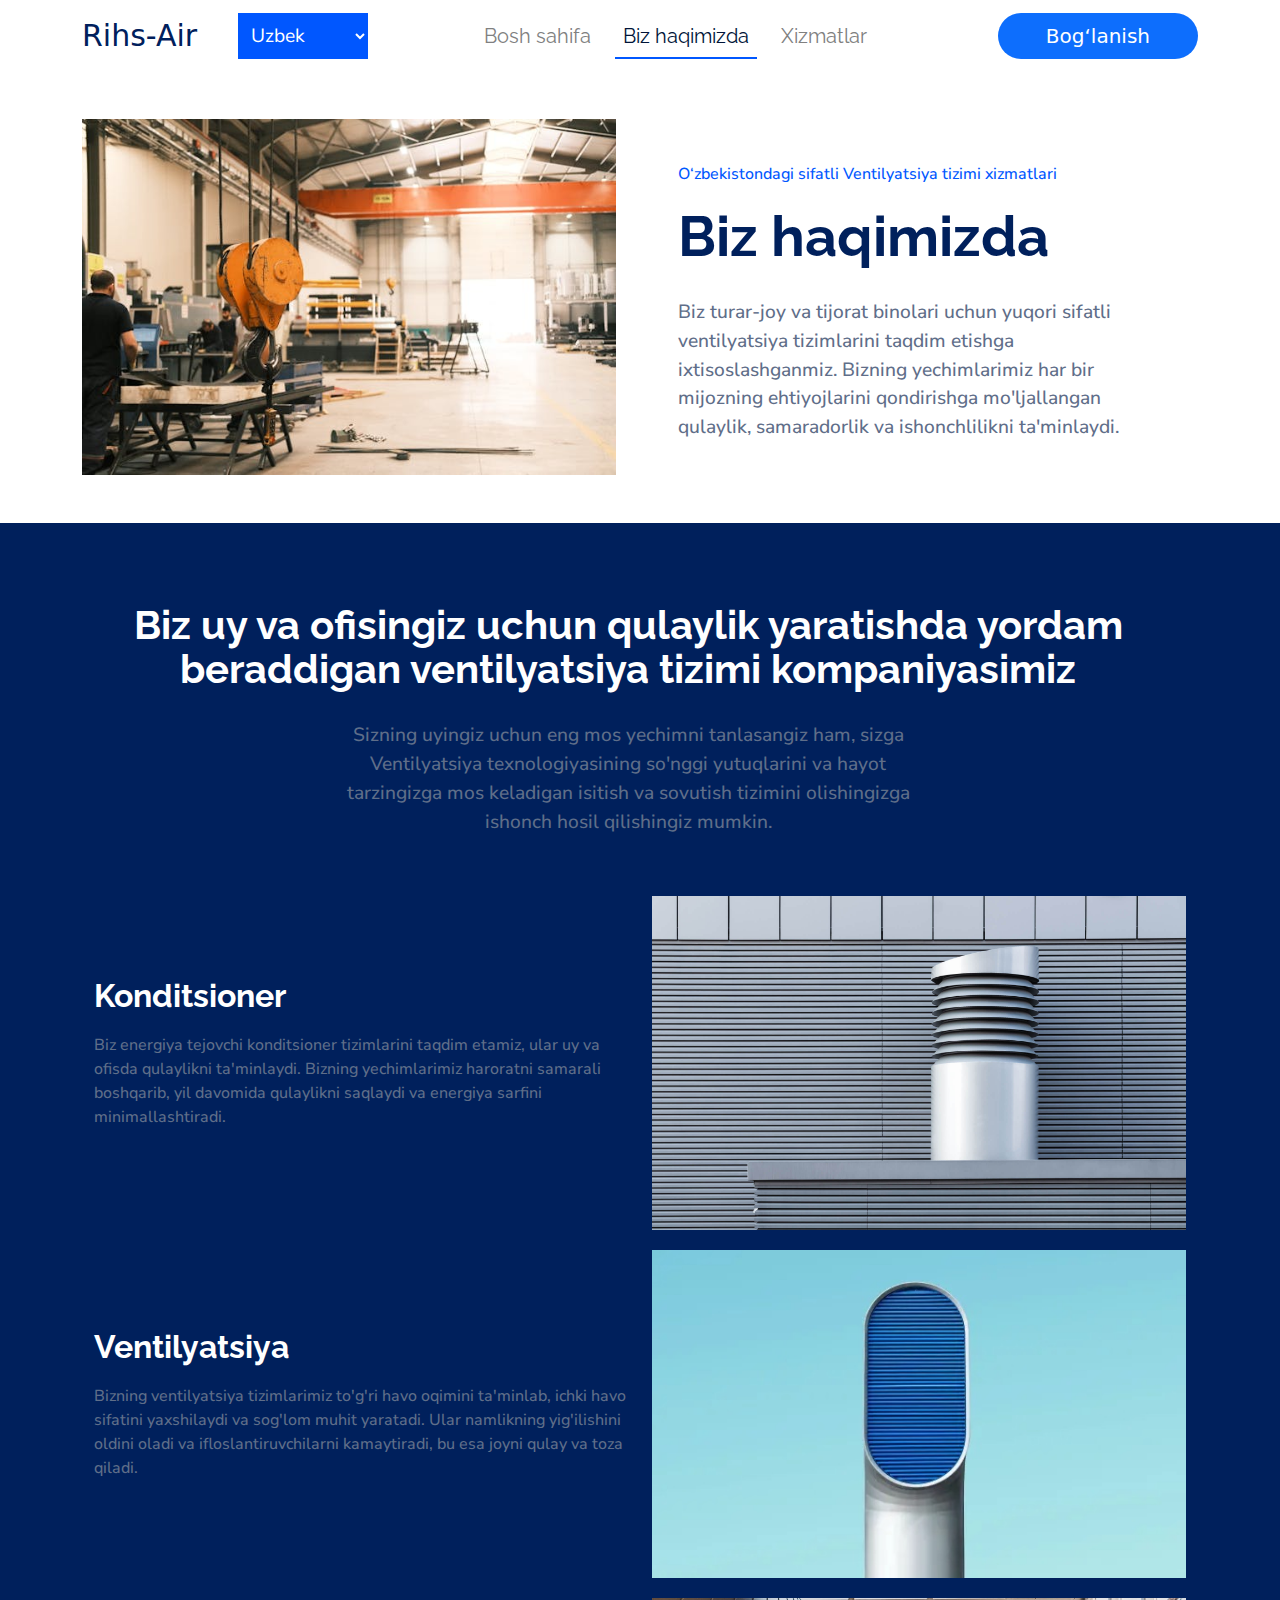
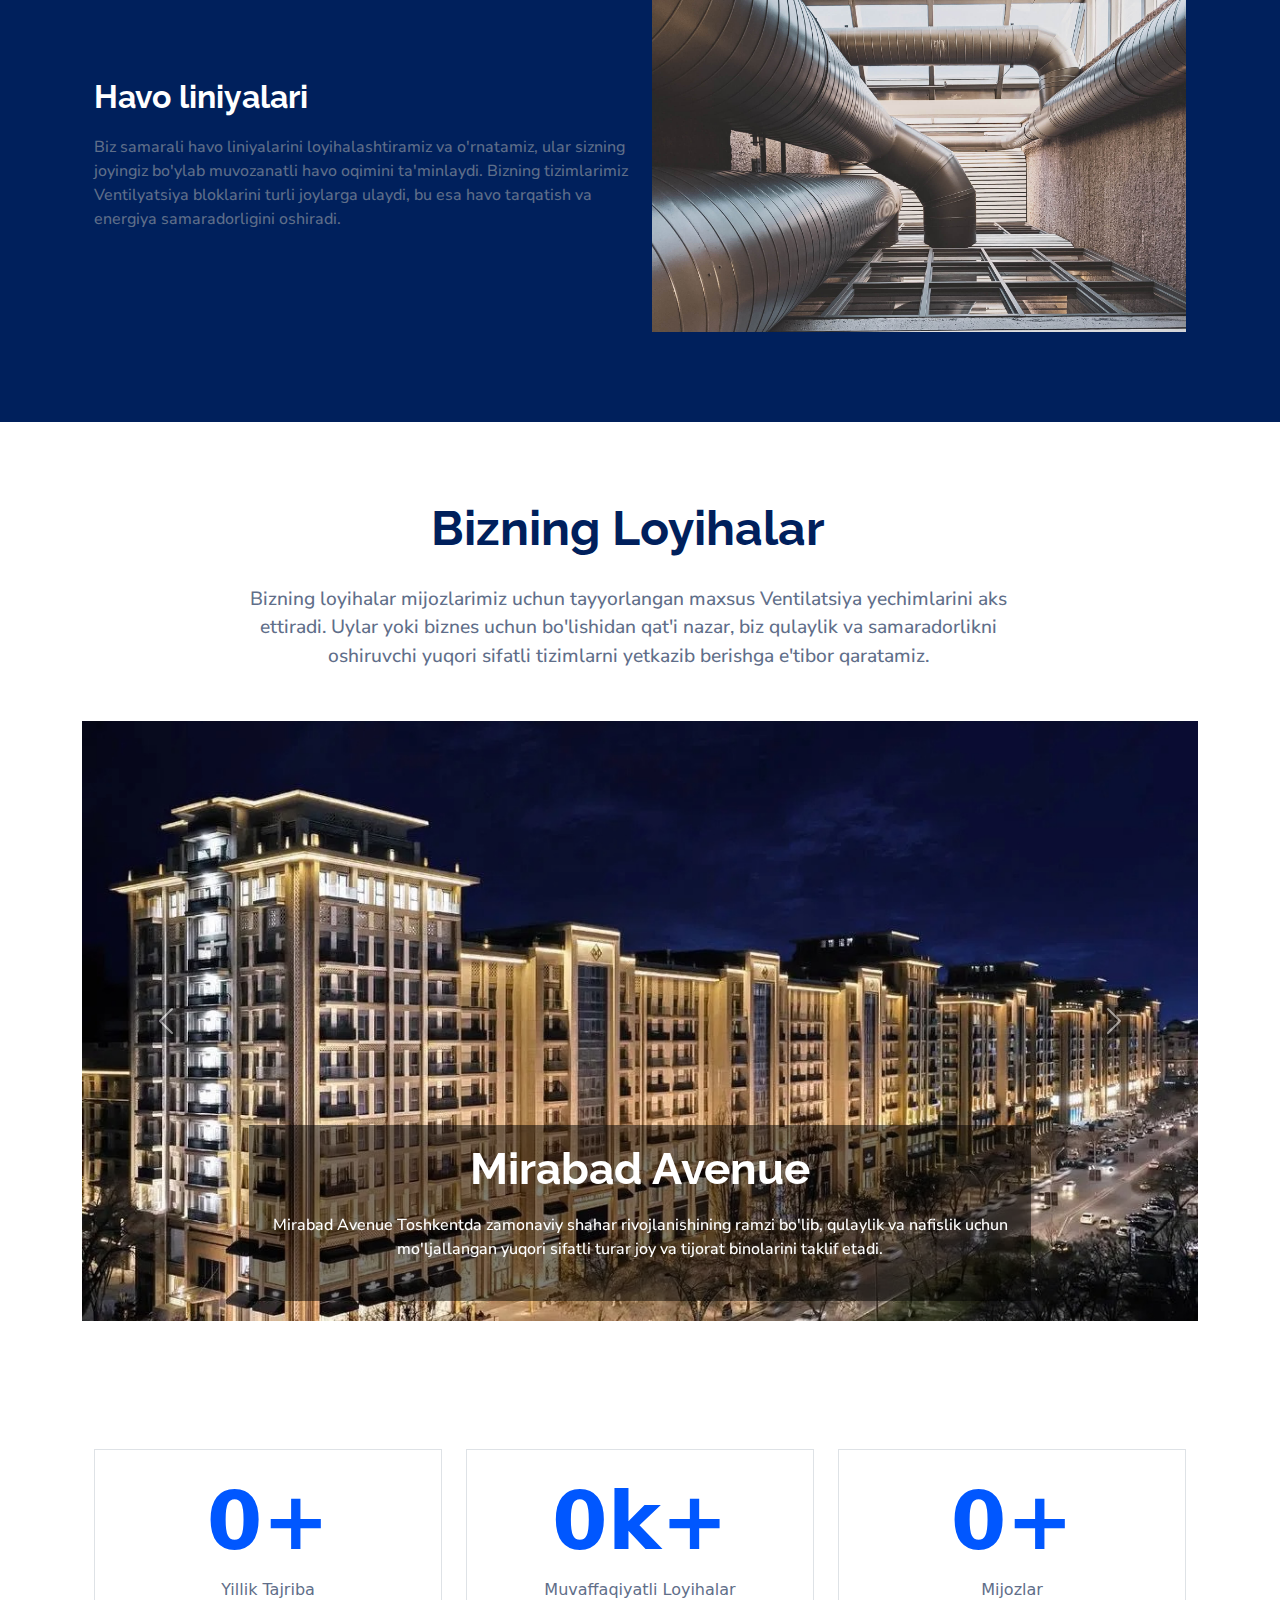
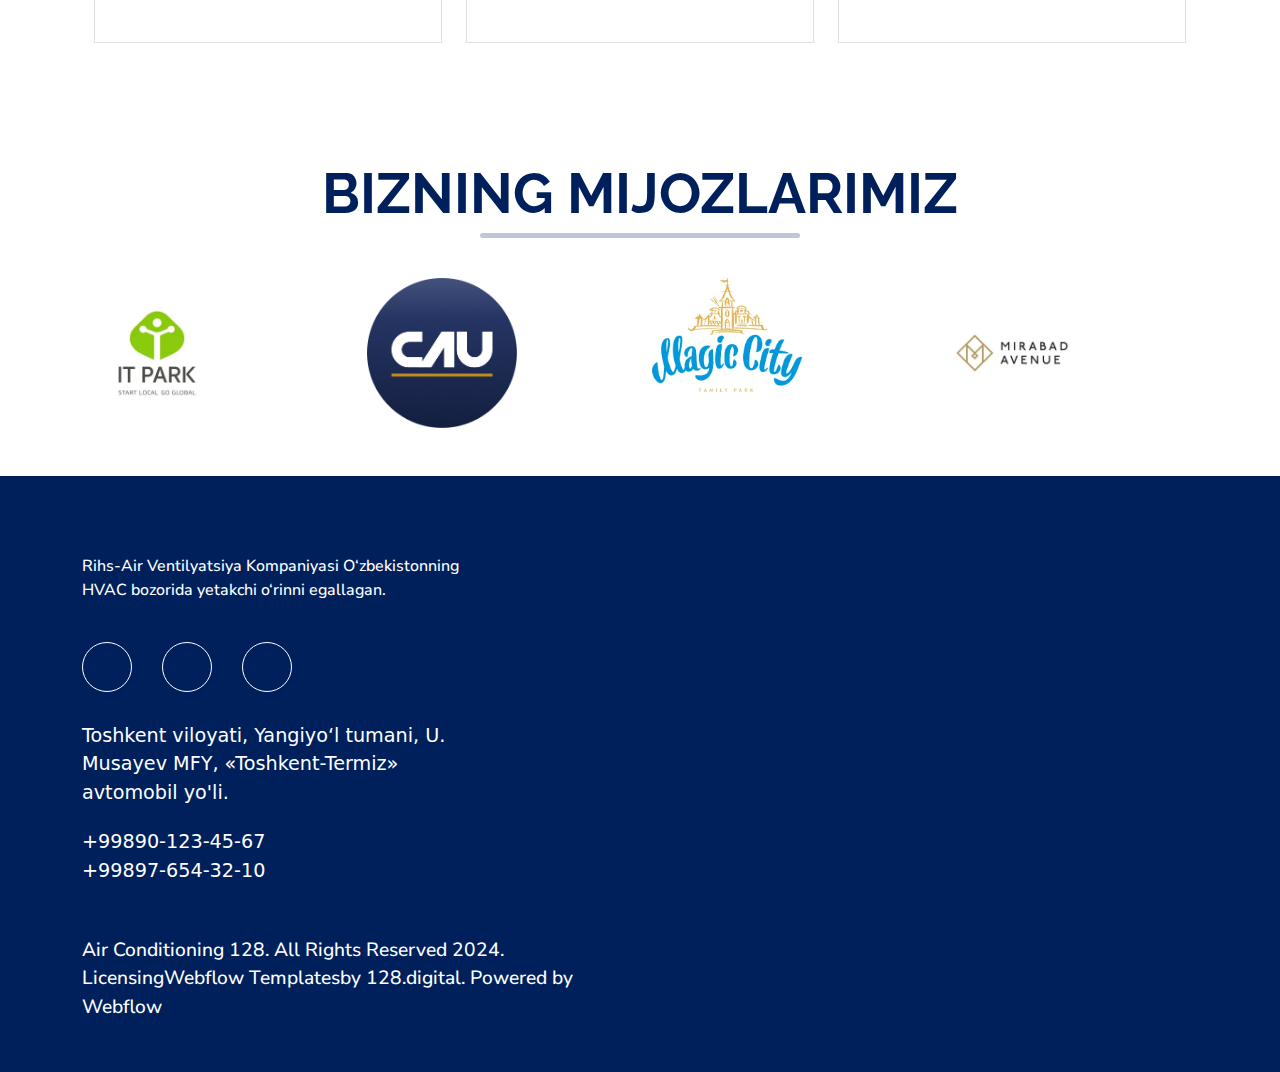
<file: pages/about.html>
<!DOCTYPE html>
<html lang="en">
<head>
    <meta charset="UTF-8">
    <meta name="viewport" content="width=device-width, initial-scale=1.0">
    <title>About</title>

    <!-- Links -->
    <link rel="stylesheet" href="../css/about.css">

    <!-- Bootstrap link -->
    <link rel="stylesheet" href="	https://cdn.jsdelivr.net/npm/bootstrap@5.3.3/dist/css/bootstrap.min.css">
    <link rel="stylesheet" href="	https://cdn.jsdelivr.net/npm/bootstrap@5.3.3/dist/js/bootstrap.bundle.min.js">

    <!-- Icon link -->
    <link rel="stylesheet" href="https://cdnjs.cloudflare.com/ajax/libs/font-awesome/6.6.0/css/all.min.css" integrity="sha512-Kc323vGBEqzTmouAECnVceyQqyqdsSiqLQISBL29aUW4U/M7pSPA/gEUZQqv1cwx4OnYxTxve5UMg5GT6L4JJg==" crossorigin="anonymous" referrerpolicy="no-referrer" />
</head>
<body>
    <!-- Navigation Bar -->
    <div class="navigation-bar">
        <nav class="navbar navbar-expand-lg navbar-dark">
            <div class="container">
                <!-- Logo -->
                <a class="navbar-brand" href="#">
                    <h5" class="offcanvas-title" id="offcanvasNavbarLabel">Rihs-Air <i class="fa-solid fa-wind text-primary"></i></h5>
                </a>
                <!-- Language Selector -->
                <select id="language-selector" class="language-selector">
                    <option value="uz">Uzbek</option>
                    <option value="en">English </option>
                    <option value="ru">Russian</option>
                </select>
                <!-- Toggle Btn -->
                <button class="navbar-toggler shadow-none border-0 bg-primary" type="button" data-bs-toggle="offcanvas" data-bs-target="#offcanvasNavbar" aria-controls="offcanvasNavbar" aria-label="Toggle navigation">
                    <span class="navbar-toggler-icon "></span>
                </button>
                <!-- SideBar -->
                <div class="sidebar offcanvas offcanvas-start" tabindex="-1" id="offcanvasNavbar" aria-labelledby="offcanvasNavbarLabel">
                    <!-- Sidebar Header -->
                    <div class="offcanvas-header border-bottom">
                        <h5 class="offcanvas-title" id="offcanvasNavbarLabel">Rihs-Air <i class="fa-solid fa-wind text-primary"></i></h5>
                        <button type="button" class="btn-close bg-white" data-bs-dismiss="offcanvas" aria-label="Close"></button>
                    </div>
              
                    <!-- Sidebar Body -->
                    <div class="offcanvas-body d-flex flex-column p-4 p-lg-0 flex-lg-row">
                        <ul class="navbar-nav justify-content-center align-items-center fs-5 flex-grow-1 pe-3">
                            <li class="nav-item mx-2">
                                <a 
                                    class="nav-link" 
                                    href="./index.html"
                                    id="nav-home"
                                ></a>
                            </li>
                            <li class="nav-item mx-2">
                                <a 
                                    class="nav-link active" 
                                    style="color: #001438;" 
                                    href="about.html"
                                    id="nav-about"
                                ></a>
                            </li>
                            <li class="nav-item mx-2">
                                <a 
                                    class="nav-link" 
                                    href="services.html"
                                    id="nav-services"
                                ></a>
                            </li>
                        </ul>
                        <!-- Get in Touch -->
                        <div class="d-flex justify-content-center align-items-center">
                            <a href="#footer">
                                <button 
                                    type="button" 
                                    class="btn btn-primary border-0 rounded-5 px-5 py-2 fs-5"
                                    id="contact-button"
                                ></button>
                            </a>
                        </div>
                    </div>
                </div>
            </div>
        </nav>
    </div>

    <!-- Header -->
    <header class="header">
        <!-- About Banner -->
        <div class="container my-5"> 
            <div class="about_banner_section d-flex row">
                <div class="col-12 col-md-12 col-lg-6 banner_img_block">
                    <img src="../images/about/about-header-image.jpg" alt="">
                </div>
                <div class="col-12 col-md-12 col-lg-6 banner_text_block">
                    <p class="link" id="header-link"></p>
                    <h1 class="hero" id="header-title"></h1>
                    <p class="description" id="header-description"></p>
                    </div>
            </div>
        </div>
    </header>

    <!-- Section-1: About-->
    <section class="section_1" id="about_section_1">
        <div class="container">
            <!-- Work Info -->
            <div class="row col-12 work-info">
                <h1 class="hero" id="about-title"></h1>
                <p class="description" id="about-desc"></p>
            </div>
            <!-- Service Items -->
            <!-- air-conditioning -->
            <div class="row service-item reverse" id="air-conditioning">
                <div class="col-12 col-md-6 col-lg-6">
                    <div class="service-text">
                        <h3 id="item-title1"></h3>
                        <p class="description" id="item-desc1">
                        </p>
                    </div>
                </div>
                <div class="col-12 col-md-6 col-lg-6 service-image">
                    <img src="../images/about/air-conditioning.jpg" alt="HVAC Installation">
                </div>
            </div>
            <!-- ventilation -->
            <div class="row service-item reverse" id="ventilation">
                <div class="col-12 col-md-6 col-lg-6">
                    <div class="service-text">
                        <h3 id="item-title2"></h3>
                        <p class="description" id="item-desc2"></p>
                    </div>
                </div>
                <div class="col-12 col-md-6 col-lg-6 service-image">
                    <img src="../images/about/ventilation.jpg" alt="HVAC Installation">
                </div>
            </div>
            <!-- air-lines -->
            <div class="row service-item reverse" id="air-lines">
                <div class="col-12 col-md-6 col-lg-6">
                    <div class="service-text">
                        <h3 id="item-title3"></h3>
                        <p class="description" id="item-desc3"></p>
                    </div>
                </div>
                <div class="col-12 col-md-6 col-lg-6 service-image">
                    <img src="../images/about/air-lines.jpg" alt="HVAC Installation">
                </div>
            </div>
        </div>
    </section>

    <!-- Section-2: Projects -->
    <section class="section_2">
        <div class="container">
            <!-- Work Info -->
            <div class="row col-12 work-info">
                <h1 class="hero" id="projects-title"></h1>
                <p class="description" id="projects-desc"></p>
            </div>
            <!-- Carousel -->
            <div id="carouselExampleCaptions" class="carousel slide" id="carousel">
                <div class="carousel-inner">
                    <div class="carousel-item active" id="ventilation">
                        <img src="../images/about/mirabad-avenue.jpg" class="d-block w-100" alt="...">
                        <div class="carousel-caption">
                            <h3 id="carousel-title1"></h3>
                            <p class="description" id="carousel-desc1"></p>
                        </div>
                    </div>
                    <div class="carousel-item" id="installation">
                        <img src="../images/about/uz-gtl.jpg" class="d-block w-100" alt="...">
                        <div class="carousel-caption">
                            <h3 id="carousel-title2"></h3>
                            <p class="description" id="carousel-desc2"></p>
                        </div>
                    </div>
                    <div class="carousel-item" id="installation">
                        <img src="../images/about/central-asian-university.jpg" class="d-block w-100" alt="...">
                        <div class="carousel-caption">
                            <h3 id="carousel-title3"></h3>
                            <p class="description" id="carousel-desc3"></p>
                        </div>
                    </div>
                    <div class="carousel-item" id="installation">
                        <img src="../images/about/it-park.jpg" class="d-block w-100" alt="...">
                        <div class="carousel-caption">
                            <h3 id="carousel-title4"></h3>
                            <p class="description" id="carousel-desc4"></p>
                        </div>
                    </div>
                    <div class="carousel-item" id="installation">
                        <img src="../images/about/texnopark.jpg" class="d-block w-100" alt="...">
                        <div class="carousel-caption">
                            <h3 id="carousel-title5"></h3>
                            <p class="description" id="carousel-desc5"></p>
                        </div>
                    </div>
                    <div class="carousel-item" id="installation">
                        <img src="../images/about/magic-city.jpg" class="d-block w-100" alt="...">
                        <div class="carousel-caption">
                            <h3 id="carousel-title6"></h3>
                            <p class="description" id="carousel-desc6"></p>
                        </div>
                    </div>
                    <div class="carousel-item" id="air_conditioning">
                        <img src="../images/about/ecobozor.jpg" class="d-block w-100" alt="...">
                        <div class="carousel-caption">
                            <h3 id="carousel-title7"></h3>
                            <p class="description" id="carousel-desc7"></p>
                        </div>
                    </div>
                    <button class="carousel-control-prev" type="button" data-bs-target="#carouselExampleCaptions" data-bs-slide="prev">
                        <span class="carousel-control-prev-icon" aria-hidden="true"></span>
                        <span class="visually-hidden" id="control-prev">Previous</span>
                    </button>
                    <button class="carousel-control-next" type="button" data-bs-target="#carouselExampleCaptions" data-bs-slide="next">
                        <span class="carousel-control-next-icon" style="color: white;" aria-hidden="true"></span>
                        <span class="visually-hidden" id="control-next">Next</span>
                    </button>
                </div>
            </div>
        </div>
    </section>

    <!-- Section-3: Numbers -->
    <div class="section_3">
        <div class="container">
            <!-- Numbers Wrapper -->
            <div class="container py-5">
                <div class="row text-center counters">
                    <div class="col-12 col-md-4 mb-4">
                        <div class="counter border p-4">
                            <h1 class="display-4"><span data-count="16">0</span>+</h1>
                            <p id="numbers-experience-text"></p>
                        </div>
                    </div>
                    <div class="col-12 col-md-4 mb-4">
                        <div class="counter border p-4">
                            <h1 class="display-4"><span data-count="1">0</span>k+</h1>
                            <p id="numbers-project-text"></p>
                        </div>
                    </div>
                    <div class="col-12 col-md-4 mb-4">
                        <div class="counter border p-4">
                            <h1 class="display-4"><span data-count="50">0</span>+</h1>
                            <p id="numbers-client-text"></p>
                        </div>
                    </div>
                </div>
            </div>
        </div>
    </div>

    <!-- Section-4: Clients -->
    <section id="logoCarousel" class="section_4 container carousel slide my-5" data-ride="carousel">
        <h2 id="clients-main-title">Our Main Clinets</h2>
        <hr>
        <div class="carousel-inner">
            <div class="carousel-item active">
                <div class="row">
                    <div class="col-6 col-md-3"><a href="https://example1.com"><img src="../images/client-logos/it-park.webp" class="section_4_img" alt="Logo 1"></a></div>
                    <div class="col-6 col-md-3"><a href="https://example2.com"><img src="../images/client-logos/central-asian-university.png" class="section_4_img img-fluid" alt="Logo 2"></a></div>
                    <div class="col-6 col-md-3"><a href="https://example3.com"><img src="../images/client-logos/magic-city.webp" class="section_4_img img-fluid" alt="Logo 3"></a></div>
                    <div class="col-6 col-md-3"><a href="https://example4.com"><img src="../images/client-logos/mirabad-avenue.webp" class="section_4_img img-fluid" alt="Logo 4"></a></div>
                </div>
            </div>
            <div class="carousel-item w-100">
                <div class="row">
                    <div class="col-6 col-md-3"><a href="https://example5.com"><img src="../images/client-logos/ecobozor.jpg" class="section_4_img img-fluid" alt="Logo 5"></a></div>
                    <div class="col-6 col-md-3"><a href="https://example6.com"><img src="../images/client-logos/next.webp" class="section_4_img img-fluid" alt="Logo 6"></a></div>
                    <div class="col-6 col-md-3"><a href="https://example7.com"><img src="../images/client-logos/texnopark.webp" class="section_4_img img-fluid" alt="Logo 7"></a></div>
                    <div class="col-6 col-md-3"><a href="https://example8.com"><img src="../images/client-logos/uz-gtl.webp" class="section_4_img img-fluid" alt="Logo 8"></a></div>
                </div>
            </div>
        </div>
    </section>

    <!-- Footer -->
    <footer class="footer" id="footer">
        <div class="container">
            <div class="footer-container row row-cols-1 row-cols-lg-2 py-5">
                <div class="footer-wrapper col">
                    <div class="footer-brand-wrapper">
                        <p class="footer-brand-description" id="footer-brand-description"></p>
                        <div class="footer-social-icons">
                            <a href="#"><i class="fa-brands fa-instagram"></i></a>
                            <a href="#"><i class="fa-brands fa-facebook"></i></a>
                            <a href="https://t.me/akhmedov_2303"><i class="fa-brands fa-telegram"></i></a>
                        </div>
                        <div class="footer-location">
                            <a href="#" id="footer-location">
                                <i class="fa-solid fa-location-dot"></i>
                            </a>
                        </div>
                        <div class="footer-call">
                            <div>
                                <i class="fa-solid fa-phone"></i>
                                <a href="#">+99890-123-45-67</a>
                            </div>
                            <div>
                                <i class="fa-solid fa-phone"></i>
                            <a href="#">+99897-654-32-10</a>
                            </div>
                        </div>
                    </div>
                    <div class="footer-copyright">
                        <i class="fa-regular fa-copyright"></i>
                        Air Conditioning 128. All Rights Reserved 2024. LicensingWebflow Templatesby 128.digital. Powered by Webflow
                    </div>
                </div>
                <div class="map mb-5 mb-lg-0">
                    <iframe 
                        src="https://www.google.com/maps/embed?pb=!1m18!1m12!1m3!1d3001.8634225389455!2d69.1110984!3d41.2029511!2m3!1f0!2f0!3f0!3m2!1i1024!2i768!4f13.1!3m3!1m2!1s0x38ae63002efed39b%3A0xd176d3b15d344e1a!2sRIHS%20AIR!5e0!3m2!1sen!2s!4v1733334940782!5m2!1sen!2s" 
                        allowfullscreen="" 
                        loading="lazy" 
                        referrerpolicy="no-referrer-when-downgrade"
                    ></iframe>
                </div>
            </div>
        </div>
    </footer>


    
    

    <script src="../js/about.js"></script>
    <script src="../data-js/about-data.js"></script>
    <script src="https://code.jquery.com/jquery-3.5.1.slim.min.js"></script>
    <script src="https://cdn.jsdelivr.net/npm/@popperjs/core@2.9.3/dist/umd/popper.min.js"></script>
    <script src="https://maxcdn.bootstrapcdn.com/bootstrap/4.5.2/js/bootstrap.min.js"></script>
    <script src="https://cdn.jsdelivr.net/npm/bootstrap@5.3.3/dist/js/bootstrap.bundle.min.js"></script>  
</body>
</html>
</file>
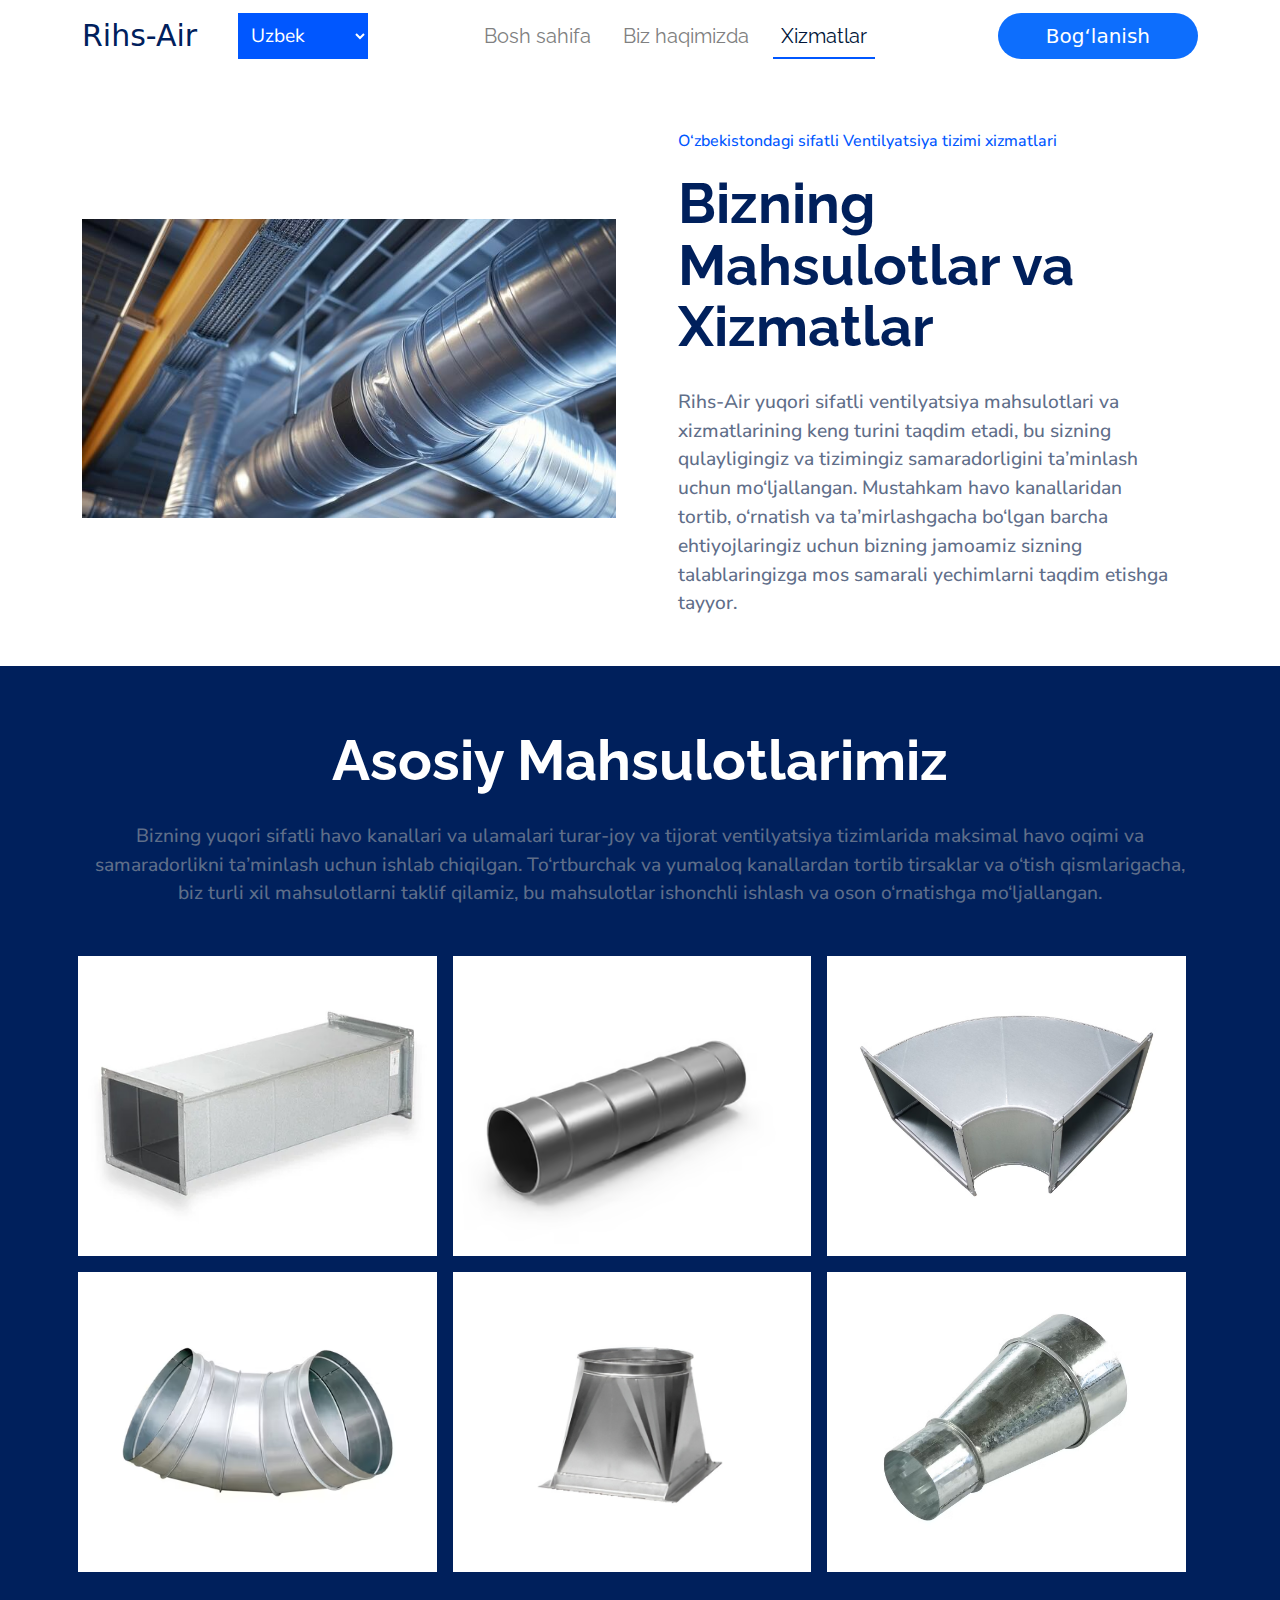
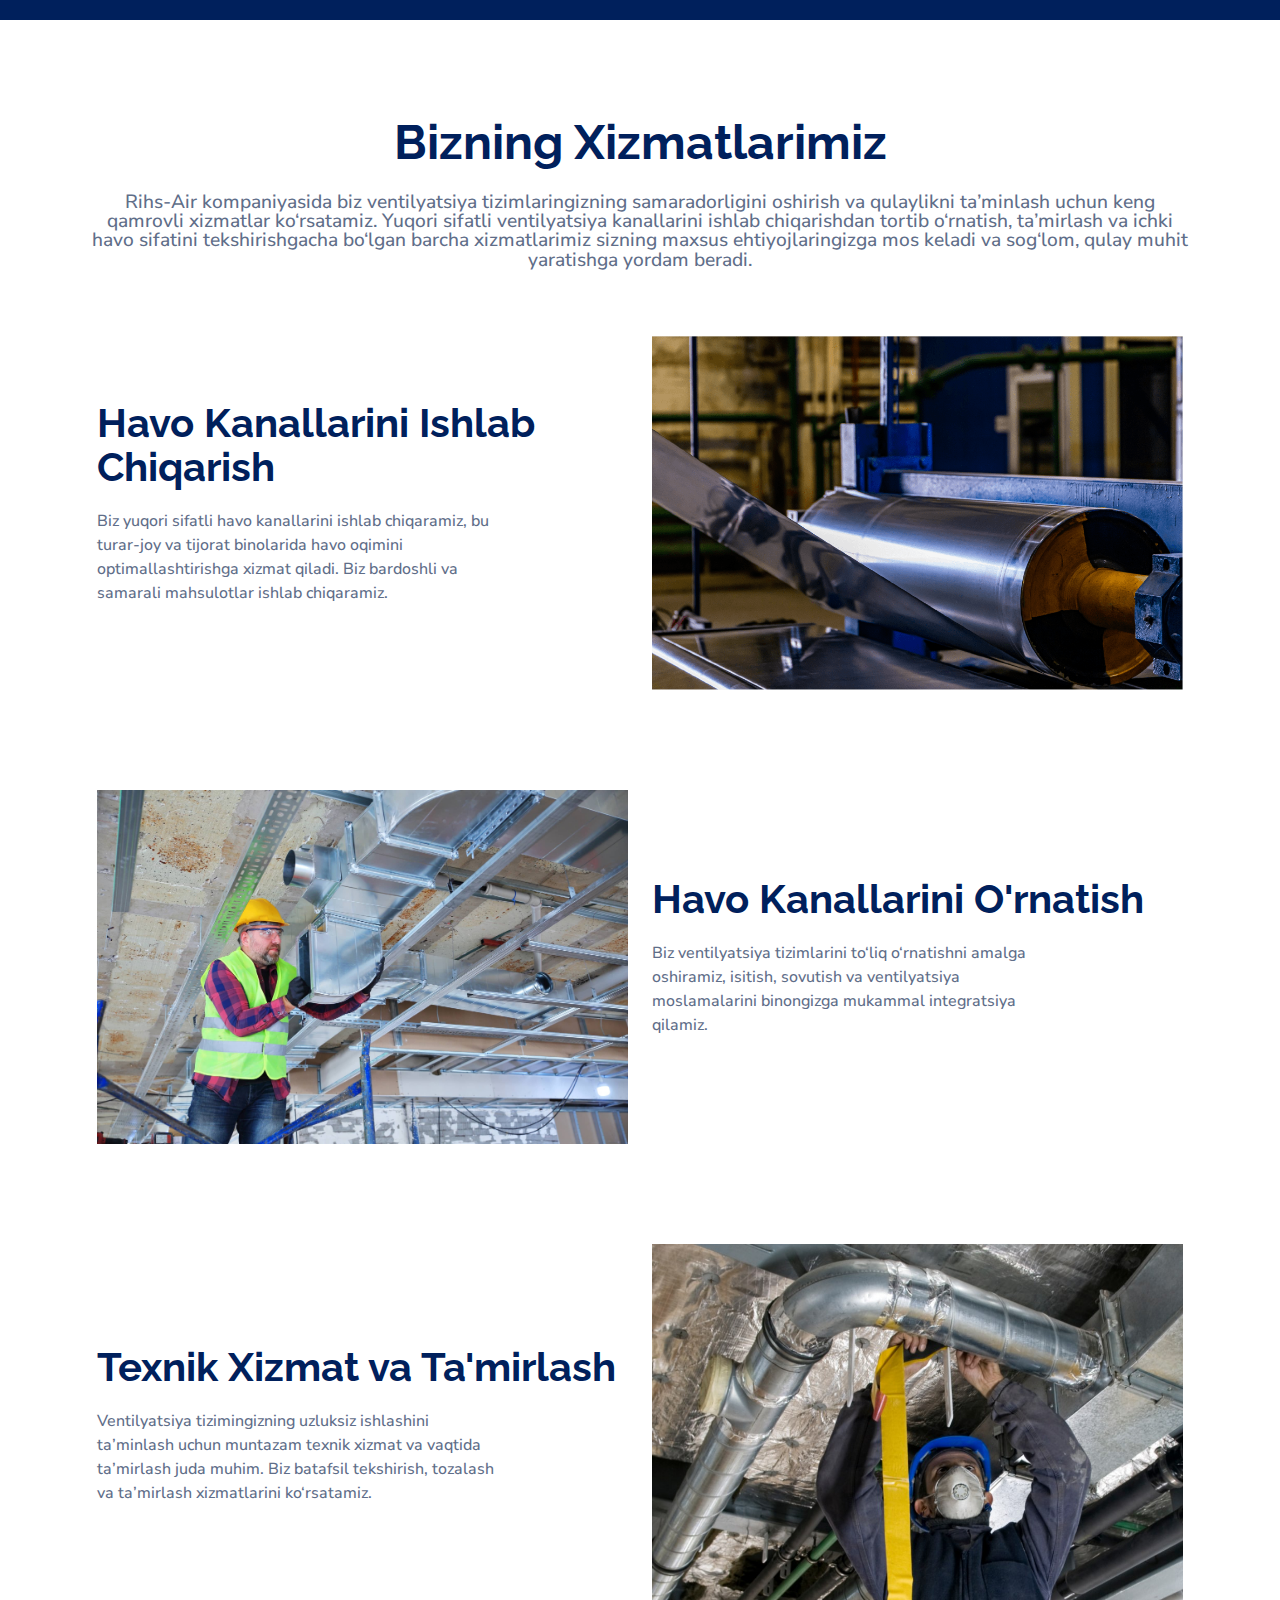
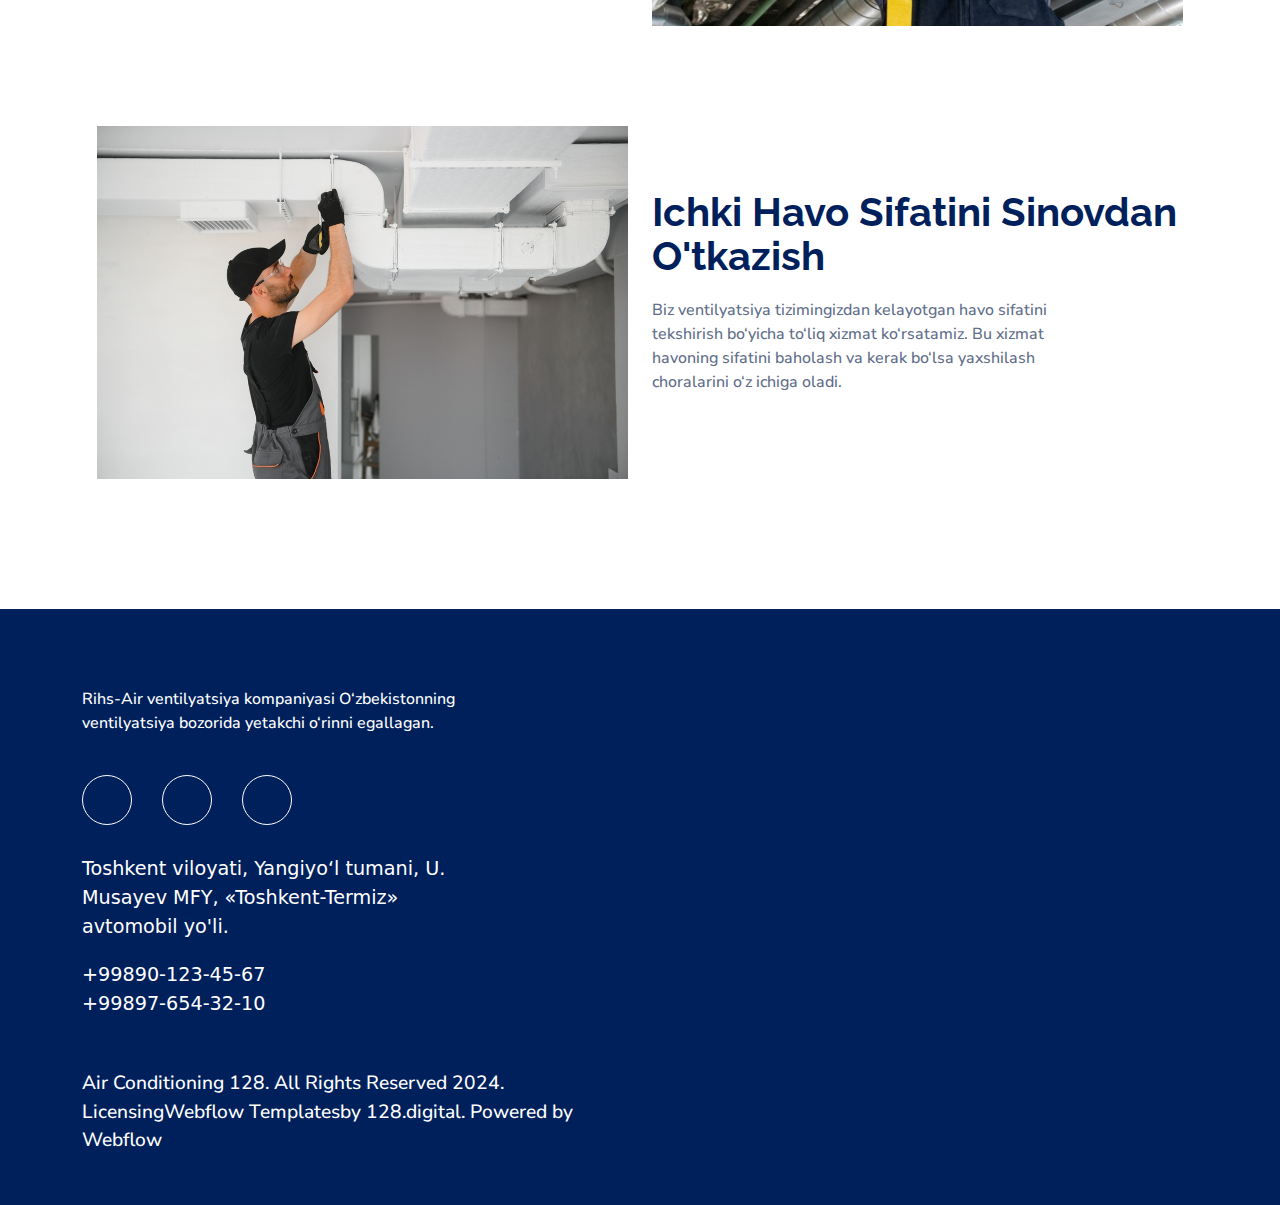
<file: pages/services.html>
<!DOCTYPE html>
<html lang="en">
<head>
    <meta charset="UTF-8">
    <meta name="viewport" content="width=device-width, initial-scale=1.0">
    <title>Services</title>

    <!-- Links -->
    <link rel="stylesheet" href="../css/services.css">

    <!-- Bootstrap link -->
    <link rel="stylesheet" href="	https://cdn.jsdelivr.net/npm/bootstrap@5.3.3/dist/css/bootstrap.min.css">
    <link rel="stylesheet" href="	https://cdn.jsdelivr.net/npm/bootstrap@5.3.3/dist/js/bootstrap.bundle.min.js">

    <!-- Icon link -->
    <link rel="stylesheet" href="https://cdnjs.cloudflare.com/ajax/libs/font-awesome/6.6.0/css/all.min.css" integrity="sha512-Kc323vGBEqzTmouAECnVceyQqyqdsSiqLQISBL29aUW4U/M7pSPA/gEUZQqv1cwx4OnYxTxve5UMg5GT6L4JJg==" crossorigin="anonymous" referrerpolicy="no-referrer" />
</head>
<body>
    <!-- Navigation Bar -->
    <div class="navigation-bar">
        <nav class="navbar navbar-expand-lg navbar-dark">
            <div class="container">
                <!-- Logo -->
                <a class="navbar-brand" href="#">
                    <h5" class="offcanvas-title" id="offcanvasNavbarLabel">Rihs-Air <i class="fa-solid fa-wind text-primary"></i></h5>
                </a>
                <!-- Language Selector -->
                <select id="language-selector" class="language-selector">
                    <option value="uz">Uzbek</option>
                    <option value="en">English </option>
                    <option value="ru">Russian</option>
                </select>
                <!-- Toggle Btn -->
                <button class="navbar-toggler shadow-none border-0 bg-primary" type="button" data-bs-toggle="offcanvas" data-bs-target="#offcanvasNavbar" aria-controls="offcanvasNavbar" aria-label="Toggle navigation">
                    <span class="navbar-toggler-icon "></span>
                </button>
          
                <!-- SideBar -->
                <div class="sidebar offcanvas offcanvas-start" tabindex="-1" id="offcanvasNavbar" aria-labelledby="offcanvasNavbarLabel">
              
                    <!-- Sidebar Header -->
                    <div class="offcanvas-header border-bottom">
                        <h5 class="offcanvas-title" id="offcanvasNavbarLabel">Rihs-Air <i class="fa-solid fa-wind text-primary"></i></h5>
                        <button type="button" class="btn-close bg-white" data-bs-dismiss="offcanvas" aria-label="Close"></button>
                    </div>
              
                    <!-- Sidebar Body -->
                    <div class="offcanvas-body d-flex flex-column p-4 p-lg-0 flex-lg-row">
                        <ul class="navbar-nav justify-content-center align-items-center fs-5 flex-grow-1 pe-3">
                            <li class="nav-item mx-2">
                                <a 
                                    class="nav-link" 
                                    aria-current="page" 
                                    href="../index.html"
                                    id="nav-home"
                                ></a>
                            </li>
                            <li class="nav-item mx-2">
                                <a 
                                    class="nav-link" 
                                    href="about.html"
                                    id="nav-about"
                                ></a>
                            </li>
                            <li class="nav-item mx-2">
                                <a 
                                    class="nav-link active" 
                                    style="color: #001438;" 
                                    href="services.html"
                                    id="nav-services"
                                ></a>
                            </li>
                        </ul>
                        <!-- Get in Touch -->
                        <div class="d-flex justify-content-center align-items-center">
                            <a href="#footer">
                                <button 
                                    type="button" 
                                    class="btn btn-primary border-0 rounded-5 px-5 py-2 fs-5"
                                    id="contact-button"
                                ></button>
                            </a>
                        </div>
                    </div>
                </div>
            </div>
        </nav>
    </div>

    <!-- Header -->
    <header class="header">
        <!-- About Banner -->
        <div class="container my-5"> 
            <div class="about_banner_section d-flex row">
                <div class="col-12 col-md-12 col-lg-6 banner_img_block">
                    <img src="../images/services/service-header-image.jpg" alt="">
                </div>
                <div class="col-12 col-md-12 col-lg-6 banner_text_block">
                    <p class="link" id="header-link"></p>
                    <h1 class="hero" id="header-title"></h1>
                    <p class="description"  id="header-description"></p>
                </div>
            </div>
        </div>
    </header>

    <!-- Section-1: Products -->
    <section class="our-products ">
        <div class="container py-5 ">
            <div class="row work-info d-flex align-items-center py-3 ">
                <div class="col">
                    <h2 id="products-title"></h2>
                    <p class="description" id="products-desc"></p>
                </div>
            </div>
            <div class="row work-list ">
                <div class="row row-cols-1 row-cols-md-2 row-cols-lg-3 g-3 ">
                    <div class="col ">
                        <div class="card rounded-0 ui-card ">
                            <img src="../images/services/rectangular-air-duct.avif" class="card-img " alt="...">
                            <div class="card-description ">
                                <h3 id="product-title1"></h3>
                                <p id="product-desc1"></p>
                            </div>
                        </div>
                    </div>
                    <div class="col ">
                        <div class="card rounded-0 ui-card ">
                            <img src="../images/services/round-air-duct.avif" class="card-img " alt="...">
                            <div class="card-description ">
                                <h3 id="product-title2"></h3>
                                <p id="product-desc2"></p>
                            </div>
                        </div>
                    </div>
                    <div class="col ">
                        <div class="card rounded-0 ui-card ">
                            <img src="../images/services/rectangular-elbow.avif" class="card-img " alt="...">
                            <div class="card-description ">
                                <h3 id="product-title3"></h3>
                                <p id="product-desc3"></p>
                            </div>
                        </div>
                    </div>
                    <div class="col ">
                        <div class="card rounded-0 ui-card ">
                            <img src="../images/services/round-elbow.avif" class="card-img " alt="...">
                            <div class="card-description ">
                                <h3 id="product-title4"></h3>
                                <p id="product-desc4"></p>
                            </div>
                        </div>
                    </div>
                    <div class="col ">
                        <div class="card rounded-0 ui-card ">
                            <img src="../images/services/react-round-transition.avif" class="card-img " alt="...">
                            <div class="card-description ">
                                <h3 id="product-title5"></h3>
                                <p id="product-desc5"></p>
                            </div>
                        </div>
                    </div>
                    <div class="col ">
                        <div class="card rounded-0 ui-card ">
                            <img src="../images/services/round-transition.avif" class="card-img " alt="...">
                            <div class="card-description ">
                                <h3 id="product-title6"></h3>
                                <p id="product-desc6"></p>
                            </div>
                        </div>
                    </div>
                </div>
            </div>
        </div>
    </section>

    <!-- Section-2: Services -->
    <div class="section_2" id="services">
        <div class="container">
            <div class="row work-info d-flex align-items-center py-3 ">
                <div class="col">
                    <h2 id="services-title"></h2>
                    <p class="description mt-4" id="services-desc"></p>
                </div>
            </div>
            <!-- Service Items -->
            <!-- hvac producing -->
            <div class="row service-item  reverse" id="hvac-producing">
                <div class="col-12 col-md-6 col-lg-6">
                    <div class="service-text">
                        <h3 id="service-title1"></h3>
                        <p class="description col-lg-9" id="service-desc1"></p>
                    </div>
                </div>
                <div class="col-12 col-md-6 col-lg-6 service-image">
                    <img src="../images/services/hvac-producing.png" alt="HVAC Installation">
                </div>
            </div>
            <!-- HVAC Installation -->
            <div class="row service-item" id="air-installation">
                <div class="col-12 col-md-6 col-lg-6 service-image">
                    <img src="../images/services/hvac-installation.jpg" alt="Air Conditioning">
                </div>
                <div class="col-12 col-md-6 col-lg-6">
                    <div class="service-text">
                        <h3 id="service-title2"></h3>
                        <p class="description col-lg-9" id="service-desc2"></p>
                    </div>
                </div>
            </div>
            <!-- Maintenance and Repair -->
            <div class="row service-item reverse" id="maintance-repair">
                <div class="col-12 col-md-6 col-lg-6">
                    <div class="service-text">
                        <h3 id="service-title3"></h3>
                        <p class="description col-lg-9" id="service-desc3"></p>
                    </div>
                </div>
                <div class="col-12 col-md-6 col-lg-6 service-image">
                    <img src="../images/services/maintance-repair.jpg" alt="Ventilation">
                </div>
            </div>
            <!-- indoor quality air testing -->
            <div class="row service-item" id="air-testing">
                <div class="col-12 col-md-6 col-lg-6 service-image">
                    <img src="../images/services/indoor-quality-air-testing.jpg" alt="Indoor Air Testing">
                </div>
                <div class="col-12 col-md-6 col-lg-6">
                    <div class="service-text">
                        <h3 id="service-title4"></h3>
                        <p class="description col-lg-9" id="service-desc4"></p>
                    </div>
                </div>
            </div>
        </div>
    </div>

    <!-- Footer -->
    <footer class="footer" id="footer">
        <div class="container">
            <div class="footer-container row row-cols-1 row-cols-lg-2 py-5">
                <div class="footer-wrapper col">
                    <div class="footer-brand-wrapper">
                        <p class="footer-brand-description" id="footer-brand-description"></p>
                        <div class="footer-social-icons">
                            <a href="#"><i class="fa-brands fa-instagram"></i></a>
                            <a href="#"><i class="fa-brands fa-facebook"></i></a>
                            <a href="https://t.me/akhmedov_2303"><i class="fa-brands fa-telegram"></i></a>
                        </div>
                        <div class="footer-location">
                            <a href="#" id="footer-location">
                                <i class="fa-solid fa-location-dot"></i>
                            </a>
                        </div>
                        <div class="footer-call">
                            <div>
                                <i class="fa-solid fa-phone"></i>
                                <a href="#">+99890-123-45-67</a>
                            </div>
                            <div>
                                <i class="fa-solid fa-phone"></i>
                            <a href="#">+99897-654-32-10</a>
                            </div>
                        </div>
                    </div>
                    <div class="footer-copyright">
                        <i class="fa-regular fa-copyright"></i>
                        Air Conditioning 128. All Rights Reserved 2024. LicensingWebflow Templatesby 128.digital. Powered by Webflow
                    </div>
                </div>
                <div class="map mb-5 mb-lg-0">
                    <iframe 
                        src="https://www.google.com/maps/embed?pb=!1m18!1m12!1m3!1d3001.8634225389455!2d69.1110984!3d41.2029511!2m3!1f0!2f0!3f0!3m2!1i1024!2i768!4f13.1!3m3!1m2!1s0x38ae63002efed39b%3A0xd176d3b15d344e1a!2sRIHS%20AIR!5e0!3m2!1sen!2s!4v1733334940782!5m2!1sen!2s" 
                        allowfullscreen="" 
                        loading="lazy" 
                        referrerpolicy="no-referrer-when-downgrade"
                    ></iframe>
                </div>
            </div>
        </div>
    </footer>
    
    <!-- JS links -->
    <script src="../data-js/services-data.js"></script>
    <script src="https://code.jquery.com/jquery-3.5.1.slim.min.js"></script>
    <script src="https://cdn.jsdelivr.net/npm/@popperjs/core@2.9.3/dist/umd/popper.min.js"></script>
    <script src="https://maxcdn.bootstrapcdn.com/bootstrap/4.5.2/js/bootstrap.min.js"></script>
    <script src="https://cdn.jsdelivr.net/npm/bootstrap@5.3.3/dist/js/bootstrap.bundle.min.js"></script>
</body>
</html>
</file>
<file: css/style.css>
@import url('https://fonts.googleapis.com/css2?family=Raleway:ital,wght@0,100..900;1,100..900&display=swap');
@import url('https://fonts.googleapis.com/css2?family=Nunito+Sans:ital,opsz,wght@0,6..12,200..1000;1,6..12,200..1000&family=Raleway:ital,wght@0,100..900;1,100..900&display=swap');

:root {
   --primary-dark:#00205c;
   --primary-gray: #5f6e89;
   --primary-color: #0057ff;
   --primary-font-raleway: 'Raleway', sans-serif;
   --primary-font-nunito: "Nunito Sans", sans-serif;

}

* {
    box-sizing: border-box;
}

body {
    color: var(--primary-dark);
    font-family: Nunito, sans-serif;
    font-size: 18px;
    font-weight: 500;
    line-height: 1.5em;
    text-decoration: none;
    position: relative;
}

/* -------------- Header -------------- */
.header {
    /* border: 1px solid red; */
    width: 100%;
    height: 100vh;
    background-image: url(../images/header/home-background-3.jpg);
    background-size: cover;
    background-position: center;
    background-repeat: no-repeat;
}

.header-box {
    width: 100%;
    height: 100vh;
    background-color: rgba(0, 0, 0, 0.7);
}

/* -------------- Nav Bar -------------- */
.navigation-bar {
    background-color: #001438;
    width: 100%;
    margin: 0 auto;
    position: fixed;
    z-index: 1;
}

.offcanvas-title {
    color: #fff;
    font-size: 1.5em;
}

/* Language Selector */
.language-selector {
   width: 130px;
   margin-left: 25px; 
   padding: 9px;
   border: none;
   /* border-radius: 15px; */
   background-color: #0057ff;
   color: #fff;
   /* display: none; */
   font-size: 1.2rem;
   font-family: var(--primary-font-nunito);
}

.language-selector option {
    font-size: 1.2rem;
    font-family: var(--primary-font-nunito);
    color: var(--primary-dark);
    background-color: #fff;
}

@media (max-width: 991px) {
    .language-selector {
        width: 100px;
        margin: 0 auto;
        padding: 5px;
    }
}
/* ---------------- */

.offcanvas-body .nav-link {
    font-family: var(--primary-font-raleway);
    color: gray;
    position: relative;
}

.offcanvas-body .nav-link::before {
    content: "";
    position: absolute;
    bottom: 0;
    left: 50%;
    transform: translateX(-50%);
    width: 0;
    height: 2px;
    background-color: var(--primary-color);
    visibility: hidden;
    transition: 0.3s ease-in-out;
}

.offcanvas-body .nav-link:hover::before {
    width: 100%;
    visibility: visible;
}

.offcanvas-body .nav-link:hover::before, .nav-link.active::before {
    width: 100%;
    visibility: visible;
}

@media (min-width: 992px) { /* Adjust breakpoint as needed */
    .offcanvas-body .nav-link:hover {
        color: #fff;
    }
    .offcanvas-body .navbar-nav .acive {
        color: #fff;
    }
}

@media (max-width: 992px) { /* Adjust breakpoint as needed */
    .offcanvas-body {
      background-color: #00205c;
    }
    .offcanvas-header {
        background-color: #00205c;
    }
    .offcanvas-body .nav-link:hover {
        color: #fff;
    }
    .offcanvas-body .navbar-nav .acive {
        color: #fff;
    }
}


/* -------------- Home Banner in the Header -------------- */
.home_banner {
    /* border: 1px solid yellow; */
    height: 90vh;
    display: flex;
    align-items: center;
    justify-content: center;
    flex-direction: column;
}

.home_banner_section {
    /* border: 1px solid red; */
    display: flex;
    justify-content: space-between;
    align-items: center;
}

@media (max-width: 992px) { /* Adjust breakpoint as needed */
    .home_banner_section {
      flex-direction: column-reverse; /* Reverse order on smaller screens */
    }
}

.banner_text_block {
    /* border: 1px solid; */
    width: 60%;
}

.banner_text_block .link {
    margin: 10px 0;
    font-family: var(--primary-font-nunito);
    font-weight: 500;
    font-size: 1rem;
    line-height: 1.5em;
    color: #fff;
}

.banner_text_block .hero {
    margin: 20px 0 10px;
    font-family: var(--primary-font-raleway);
    font-weight: 700;
    font-size: 3rem;
    line-height: 1.1em;
    color: #fff;
}

.banner_text_block .description {
    margin: 30px 0 0;
    font-family: var(--primary-font-nunito);
    font-weight: 500;
    font-size: 1rem;
    line-height: 1.5em;
    color: #fff;
}

.banner_text_block .banner_buttons {
    margin-top: 50px;
}
.blue_img_tablet, .lines_img_tablet {
    display: none;
}

@media (max-width: 368px) {
    .banner_text_block .link {
        font-size: 0.8rem;
    }
    .banner_text_block .hero {
        font-size: 2.5rem;
    }
    .banner_text_block .description {
        font-size: 0.8rem;
    }
}

@media (min-width: 1200px) {
    .banner_text_block .link {
        font-size: 1.2rem;
    }
    .banner_text_block .hero {
        font-size: 3.5rem;
    }
    .banner_text_block .description {
        font-size: 1.2rem;
    }
}

/* -------------- About Section -------------- */
.about h2 {
    font-family: var(--primary-font-raleway);
    font-weight: 700;
    font-size: 3rem;
    line-height: 1.1em;
    color: var(--primary-dark);
}

.about .description {
    font-family: var(--primary-font-nunito);
    font-weight: 500;
    font-size: 1rem;
    line-height: 1.5em;
    color: var(--primary-gray);
}

.service_section .row {
    display: flex;
    align-items: baseline;
}

.service_section .row .card {
    height: 100vh;
    display: flex;
    position: relative;
    transition: transform 0.5s ease, box-shadow 0.5s ease;
}

.service_section .row .card:hover {
    transform: scale(1.001);
    box-shadow: 0 15px 30px rgba(0, 0, 0, 0.3),
                0 -2px 30px rgba(0, 0, 0, 0.3);
}

.service_section .card-title {
    font-family: var(--primary-font-raleway);
    font-weight: 700;
    font-size: 1.3rem;
    line-height: 1.1em;
    color: var(--primary-dark);
}

.service_section .card-text {
    /* border: 1px solid; */
    width: 100%;
    font-family: var(--primary-font-nunito);
    font-weight: 500;
    font-size: 1rem;
    line-height: 1.5em;
    color: var(--primary-gray);
}

.service_section .card-footer a {
    text-decoration: none;
}

@media (max-width: 368px) {
    .about h2 {
        font-size: 2.5rem;
    }
    .about .description {
        font-size: 0.8rem;
    }
}

@media (min-width: 1200px) {
    .about h2 {
        font-size: 3.5rem;
    }
    .about .description {
        font-size: 1.2rem;
    }
}

/* --------- Our Services ------------ */
.our-services {
    background-color: var(--primary-dark);
    border-bottom: 1px solid rgba(255, 255, 255, 0.1);
}

.our-services .row {
    display: flex;
    align-items: start;
}

.our-services .row .text-block{
    position: sticky;
    top: 0;
}

@media (max-width: 767px) { /* Adjust breakpoint as needed */
    .our-services .row .text-block {
      position: relative;
    }
}

.our-services .text-block .subheading {
    padding: 4px 20px;
    margin-bottom: 20px;
    font-family: var(--primary-font-nunito);
    font-weight: 500;
    font-size: 1.125rem;
    line-height: 1.5em;
    color: #fff;
    background-color: rgba(255, 255, 255, 0.1);
    display: inline-block;
}

.our-services .text-block h2 {
    font-family: var(--primary-font-raleway);
    font-weight: 700;
    font-size: 3rem;
    line-height: 1.1em;
    color: #fff;
}

.our-services .text-block .description {
    margin-top: 30px;
    font-family: var(--primary-font-nunito);
    font-weight: 500;
    font-size: 1rem;
    line-height: 1.5em;
    color: var(--primary-gray);
}

.our-services .blocks-wrap .card {
    background: var(--primary-dark);
    border: 1px solid rgba(255, 255, 255, 0.1);
    padding: 25px 20px;
    transition: all 0.7s;
    height: 400px;
    display: flex;
    justify-content: space-between;
}

.our-services .blocks-wrap .row .card:hover {
    background:#0057ff;
    color: #fff;
}

.our-services .blocks-wrap .card .card-title {
    padding: 0 8px 10px 0;
    width: 90%;
    font-family: var(--primary-font-raleway);
    font-weight: 700;
    font-size: 1.5rem;
    line-height: 1.1em;
    color: #fff;
}

.our-services .blocks-wrap .card .card-text {
    margin: 20px 0;
    font-family: var(--primary-font-nunito);
    font-weight: 500;
    font-size: 1rem;
    line-height: 1.5em;
    color: var(--primary-gray);
    transition: all 0.7s;
}

.our-services .blocks-wrap .active {
    background: var(--primary-color);
    color: #fff;
}

.our-services .blocks-wrap .row .card:hover .card-text {
    color: #fff;
}

.our-services .blocks-wrap .card .card-footer {
    margin: 0;
}

.our-services .blocks-wrap .card .card-footer a {
    font-family: var(--primary-font-nunito);
    font-weight: 500;
    font-size: 1.12rem;
    line-height: 1.5em;
    color: #fff;
    text-decoration: none;
    transition: all 0.5s;
}

.our-services .blocks-wrap .card .card-footer a:hover {
    color: var(--primary-dark);
}


@media (min-width: 1400px) {
    .our-services .blocks-wrap .card {
        height: 370px;
        display: flex;
        justify-content: space-between;
    }
    
}

@media (max-width: 991px) {
    .our-services .blocks-wrap .card {
        height: auto;
        display: flex;
        justify-content: space-between;
    }
}

@media (max-width: 368px) {
    .our-services .text-block h2 {
        font-size: 2.5rem;
    }
    .our-services .text-block .description {
        font-size: 0.8rem;
    }
}

@media (min-width: 1200px) {
    .our-services .text-block h2  {
        font-size: 3.5rem;
    }
    .our-services .text-block .description {
        font-size: 1.2rem;
    }
    .blocks-wrap .card .card-text {
        font-size: 1.2rem;
    }
}

/* ---------- Numbers Section ---------- */
/* Section-2 */
.section_2 {
    background-color: #fff;
}

.counters {
    color: #0057ff;
}

.counter h1 {
    font-size: 3rem;
    font-weight: 700; /* For better scaling on small devices */
    color: var(--primary-color);
}

.counter p {
    color: var(--primary-gray);
}

@media (min-width: 768px) {
    .counter h1 {
        font-size: 4rem;
    }
}

@media (min-width: 992px) {
    .counter h1 {
        font-size: 5rem;
    }
}

/* ---------- Carousel --------------- */
.carousel hr {
    width: 20rem;
    height: 5px;
    margin: auto;
    margin-bottom: 40px;
    background: var(--primary-color);
    border: none;
    border-radius: 5px;
    transition: 1s;
}

.carousel h2 {
    font-family: var(--primary-font-raleway);
    font-weight: 700;
    font-size: 46px;
    line-height: 1.1em;
    color: var(--primary-dark);
    text-align: center;
    text-transform: uppercase;
}

.row {
    display: flex;
    flex-direction: row;
    align-items: center;
    padding: auto;
}

.carousel-item {
    padding-left: 5px;
    width: 100%;
}

.carousel-item img {
    max-width: 150px;
    height: auto;
    transition: transform 0.3s ease;
}

.carousel-item img:hover {
    transform: scale(1.1);
}

/* Change the color of the carousel control icons */
.carousel-control-prev-icon,
.carousel-control-next-icon {
    background-color: rgba(0, 0, 0, 0.5); /* Semi-transparent black */
    width: 20px;  /* Adjust icon size if needed */
    height: 50px; /* Adjust icon size if needed */
    background-size: 100%, 100%;
}

.carousel-control-prev-icon {
    border: 1px solid black;
}

.carousel-control-next-icon {
    border: 1px solid black;
}

.carousel-control-prev-icon:hover,
.carousel-control-next-icon:hover {
    background-color: rgba(0, 0, 0, 0.8); /* Darker semi-transparent black on hover */
}

/* ----------- Footer Section ------------ */
.footer {
    margin: 0;
    padding: 0;
    background-color: var(--primary-dark);
    color: #fff;
    position: static;
}

@media (max-width: 992px) { /* Adjust breakpoint as needed */
    .footer-container {
      flex-direction: column-reverse; /* Reverse order on smaller screens */
    }
}

.footer-wrapper .footer-brand-wrapper {
    /* border: 1px solid #fff; */
    width: 70%;
}

.footer-wrapper .footer-brand-wrapper .footer-brand-description {
    margin-top: 30px;
    font-family: var(--primary-font-nunito);
    font-weight: 500;
    font-size: 1rem;
    line-height: 1.5em;
    color: #fff;
}

.footer-social-icons {
    margin-top: 40px;
    display: flex;
    flex-direction: row;
    align-items: center;
    /* justify-content: center; */

}

.footer-social-icons a {
    display: flex;
    align-items: center;
    justify-content: center;
    margin-right: 30px;
    width: 50px;
    height: 50px;
    border: 1px solid #fff;
    border-radius: 50%;
    text-decoration: none;
    color: #fff;
    transition: 0.5s;
    font-size: 1rem;
}

.footer-social-icons a:hover {
    border: 1px solid var(--primary-color);
    color: var(--primary-color);
    
}

.footer-location {
    margin-top: 30px;
}

.footer-location a {
    text-decoration: none;
    color: #fff;
}

.footer-call {
    margin-top: 20px;
    margin-bottom: 0;
}

.footer-call a {
    text-decoration: none;
    color: #fff;
    transition: 1s;
}

.footer-call a:hover {
    color: var(--primary-color);
}

.footer-copyright {
    margin-top: 50px;
    font-family: var(--primary-font-nunito);
    font-weight: 500;
    font-size: 1rem;
    line-height: 1.5em;
    color: #fff;
}

footer .map {
    /* border: 1px solid red; */
    display: flex;
    align-items: center;
    justify-content: center;
}

iframe {
    /* border-radius: 1em; */
    border: none;
    width: 700px;
    height: 500px;
    opacity: 0.8;
    transition: 0.3s ease-in-out;
    /* margin: 0 auto; */
}

iframe:hover {
    /* transform: scale(1.05); */
    opacity: 1;
}

@media (max-width: 368px) {
    .footer-brand-description {
        font-size: 0.8rem;
    }
   .footer a {
        font-size: 0.8rem;
    }
   .footer-copyright {
        font-size: 0.8rem;
    }
}

@media (min-width: 1200px) {
    .footer-brand-description {
        font-size: 1.2rem;
    }
    .footer a {
        font-size: 1.2rem;
    }
    .footer-copyright {
        font-size: 1.2rem;
    }  
}
</file>
<file: css/about.css>
@import url('https://fonts.googleapis.com/css2?family=Raleway:ital,wght@0,100..900;1,100..900&display=swap');
@import url('https://fonts.googleapis.com/css2?family=Nunito+Sans:ital,opsz,wght@0,6..12,200..1000;1,6..12,200..1000&family=Raleway:ital,wght@0,100..900;1,100..900&display=swap');


:root {
    --primary-dark:#00205c;
    --primary-gray: #5f6e89;
    --primary-color: #0057ff;
    --primary-font-raleway: 'Raleway', sans-serif;
    --primary-font-nunito: "Nunito Sans", sans-serif;
}

/* --------- Nav Bar ------------ */
.navigation-bar {
    background-color: #fff;
    width: 100%;
    margin: 0 auto;
    position: sticky;
    top: 0;
    z-index: 2;
}

.offcanvas-title {
    color: var(--primary-dark);
    font-size: 1.5em;
}

/* Language Selector */
.language-selector {
    width: 130px;
    margin-left: 25px; 
    padding: 9px;
    border: none;
    /* border-radius: 15px; */
    background-color: #0057ff;
    color: #fff;
    /* display: none; */
    font-size: 1.2rem;
    font-family: var(--primary-font-nunito);
 }
 
 .language-selector option {
     font-size: 1.2rem;
     font-family: var(--primary-font-nunito);
     color: var(--primary-dark);
     background-color: #fff;
 }
 
 @media (max-width: 991px) {
     .language-selector {
         width: 100px;
         margin: 0 auto;
         padding: 5px;
     }
 }
 /* ---------------- */

.offcanvas-body .nav-link {
    font-family: var(--primary-font-raleway);
    color: gray;
    position: relative;
}

.offcanvas-body .nav-link::before {
    content: "";
    position: absolute;
    bottom: 0;
    left: 50%;
    transform: translateX(-50%);
    width: 0;
    height: 2px;
    background-color: var(--primary-color);
    visibility: hidden;
    transition: 0.3s ease-in-out;
}

.offcanvas-body .nav-link:hover::before {
    width: 100%;
    visibility: visible;
}

.offcanvas-body .nav-link:hover::before, .nav-link.active::before {
    width: 100%;
    visibility: visible;
}

@media (min-width: 992px) { /* Adjust breakpoint as needed */
    .offcanvas-body .nav-link:hover {
        color: var(--primary-dark);
    }
    .offcanvas-body .navbar-nav .acive {
        color: var(--primary-dark);
    }
}

@media (max-width: 992px) { 
    .offcanvas-body {
      background-color: #fff;
    }
    .offcanvas-header {
        background-color: #fff;
    }
    .offcanvas-body .nav-link:hover {
        color: var(--primary-dark);
    }
    .offcanvas-body .navbar-nav .acive {
        color: var(--primary-dark);
    }
}

.offcanvas-body .navbar-nav .acive {
    color: var(--primary-dark);
}

/* -------- Header -------- */
.about_banner_section {
    display: flex;
    justify-content: space-between;
    align-items: center;
    width: 100%;
    /* padding: 195px 0 130px; */
}

.about_banner_section .banner_img_block {
    /* border: 1px solid black; */
    display: flex;
    align-items: center;
    justify-content: left;
    /* min-height: 330px;
    max-width: 100%; */
}

.about_banner_section .banner_img_block img {
    /* border: 1px solid red; */
    width: 100%;
    height: auto;
    background-size: cover;
}

.about_banner_section .banner_text_block {
    padding-left: 3.12rem;
    height: auto;
}

@media (max-width: 992px) {
    .about_banner_section .banner_text_block {
        /* border: 1px solid red; */
        padding-left: 10px;
        width: 100%;
        margin-top: 30px;
    }
}

.about_banner_section .banner_text_block .link {
    margin: 10px 0;
    font-family: var(--primary-font-nunito);
    font-weight: 500;
    font-size: 1rem;
    line-height: 1.5em;
    color: var(--primary-color);
}

.banner_text_block .hero {
    margin: 20px 0 10px;
    font-family: var(--primary-font-raleway);
    font-weight: 700;
    font-size: 3rem;
    line-height: 1.1em;
    color: var(--primary-dark);
}

.banner_text_block .description {
    /* border: 1px solid red; */
    margin: 30px 0 0;
    font-family: var(--primary-font-nunito);
    font-weight: 500;
    font-size: 1rem;
    line-height: 1.5em;
    color: var(--primary-gray);
    max-width: 500px;
}

@media (max-width: 368px) {
    .banner_text_block .link {
        font-size: 0.8rem;
    }
    .banner_text_block .hero {
        font-size: 2.5rem;
    }
    .banner_text_block .description {
        font-size: 0.8rem;
    }
}

@media (min-width: 1200px) {
    .banner_text_block .link {
        font-size: 1.2rem;
    }
    .banner_text_block .hero {
        font-size: 3.5rem;
    }
    .banner_text_block .description {
        font-size: 1.2rem;
    }
}

/* ------- Section-1: About ------- */
.section_1 {
    background-color: var(--primary-dark);
    padding: 8.12rem 0;
}

.section_1 .work-info {
    margin-bottom: 50px;
    display: flex;
    justify-content: space-between;
    align-items: center;
}

.section_1 .work-info .hero {
    margin: 0;
    padding: 0;
    font-family: var(--primary-font-raleway);
    font-weight: 700;
    font-size: 2.5rem;
    line-height: 1.1em;
    color: #fff;
    text-align: center;
}

.section_1 .work-info .description {
    margin: auto;
    margin-top: 30px;
    font-family: var(--primary-font-nunito);
    font-weight: 500;
    font-size: 1rem;
    line-height: 1.5em;
    color: var(--primary-gray);
    text-align: center;
    max-width: 629px;
}

@media (max-width: 368px) {
    .section_1 .work-info .hero {
        font-size: 2rem;
    }
    .section_1 .work-info .description {
        font-size: 0.8rem;
    }
}

@media (min-width: 1200px) {
    .banner_text_block .hero {
        font-size: 3.5rem;
    }
    .section_1 .work-info .description {
        font-size: 1.2rem;
    }
}

/* ---------- Section-1: About's items ------------ */
.section_1 {
    padding: 5rem 0;
}

.section_1 .service-item {
    /* border: 11px solid red; */
    display: flex;
    justify-content: space-between;
    align-items: center;
    margin: 0;
    padding: 10px 0;
    width: 100%;
}

.section_1 .service-item .service-text {
    display: inline-block;
    margin: 0;
    padding: 0;
    width: 100%;
}

.section_1 .service-item .service-text h3 {
    margin: 0;
    padding: 0;
    font-family: var(--primary-font-raleway);
    font-weight: 700;
    font-size: 2rem;
    line-height: 1.1em;
    color: #fff;
}

.section_1 .service-item .service-text .description {
    margin: 20px 0;
    padding: 0;
    font-family: var(--primary-font-nunito);
    font-size: 1rem;
    font-weight: 500;
    line-height: 1.5em;
    color: var(--primary-gray);
    text-align: left;
}

@media (max-width: 368px) {
    .section_1 {
        padding: 2rem 0;
    }
    .section_1 .service-item .service-text h3 {
        font-size: 1.7rem;
    }
    .section_1 .service-item .service-text .description {
        font-size: 0.8rem;
    }
}

@media (min-width: 1200px) {
    .work-info h2 {
        font-size: 3rem;
    }
    .work-info .description {
        font-size: 1.2rem;
    }
}

.section_1 .service-item .service-image {
    display: inline-block;
    overflow: hidden;
    position: relative;
}

.service-item .service-image img {
    display: block;
    width: 100%;
    height: 100%;
    
}

@media (max-width: 767px) {
    .section_1 .reverse {
      flex-direction: column-reverse;
    }
    .section_1 .service-item {
        padding: 10px 0;
    }
    .section_1 .service-item .service-text h3 {
        margin-top: 10px;
    }
}

/* ------- Section-2: Projects ------- */
.section_2 {
    /* border: 1px solid red; */
    background-color: #fff;
    padding: 5rem 0;
}

.section_2 .work-info {
    /* border: 1px solid red; */
    margin-bottom: 50px;
    display: flex;
    justify-content: space-between;
    align-items: center;
}

.section_2 .work-info .hero {
    margin: 0;
    padding: 0;
    font-family: var(--primary-font-raleway);
    font-weight: 700;
    font-size: 3rem;
    line-height: 1.1em;
    color: var(--primary-dark);
    text-align: center;
}

.section_2 .work-info .description {
    margin: auto;
    margin-top: 30px;
    font-family: var(--primary-font-nunito);
    font-weight: 500;
    font-size: 1rem;
    line-height: 1.5em;
    color: var(--primary-gray);
    text-align: center;
    max-width: 800px;
}

@media (max-width: 368px) {
    .section_2 {
        padding: 2rem 0 0;
    }
    .section_2 .work-info .hero {
        font-size: 2rem;
    }
    .section_2 .work-info .description {
        font-size: 0.8rem;
    }
}

@media (min-width: 1200px) {
    .banner_text_block .hero {
        font-size: 3.5rem;
    }
    .section_2 .work-info .description {
        font-size: 1.2rem;
    }
}

/* -------- Section-2: Project's carousel -------- */
.carousel-inner {
    max-height: 50rem;
}

.carousel-item img {
    width: 100%; /* Ensures the image takes up the full width of its container */
    height: 600px; /* Set a fixed height for consistency */
    object-fit: cover; /* Ensures the image covers the area while maintaining aspect ratio */
}

.carousel-caption {
    background-color: rgba(0, 0, 0, 0.5);
}

.carousel-caption h3 {
    margin: 0;
    padding: 0;
    font-family: var(--primary-font-raleway);
    font-weight: 700;
    font-size: 2.75rem;
    line-height: 1.1em;
    color: #fff;
}

.carousel-caption .description {
    /* border: 1px solid red; */
    margin: 20px 0;
    padding: 0;
    font-family: var(--primary-font-nunito);
    font-size: 1rem;
    font-weight: 500;
    line-height: 1.5em;
    color: #fff;
}

.carousel-control-next-icon,
.carousel-control-prev-icon {
    background-color: rgba(0, 0, 0, 0.5);
    width: 50px;
    height: 200px;
    transition: all 0.5s;
}

.carousel-control-next-icon:hover,
.carousel-control-prev-icon:hover {
    background-color: rgba(0, 0, 0, 0.5);
    width: 50px;
    height: 200px;
}

/* Optional: Remove the default background image */
.carousel-control-next-icon,
.carousel-control-prev-icon {
    background-image: none; /* Removes the default Bootstrap arrow icons */
}

@media (max-width: 991px) {
    .carousel-item img {
        height: 500px; /* Set a fixed height for consistency */
    }
}

@media (max-width: 767px) {
    .carousel-item img {
        height: 400px; /* Set a fixed height for consistency */
    }
    .carousel-control-next-icon:hover,
    .carousel-control-prev-icon:hover {
        background-color: rgba(0, 0, 0, 0.5);
        width: 40px;
        height: 150px;
    }
}

@media (max-width: 500px) {
    .carousel-caption h3 {
        font-size: 2rem;
    }
    .carousel-caption .description {
        font-size: 0.8rem;
    }
    .carousel-item img {
        height: 300px; /* Set a fixed height for consistency */
    }
    .carousel-control-next-icon:hover,
    .carousel-control-prev-icon:hover {
        background-color: rgba(0, 0, 0, 0.5);
        width: 30px;
        height: 100px;
    }
}

@media (min-width: 1200px) {
    .banner_text_block .hero {
        font-size: 3.5rem;
    }
    .section_2 .work-info .description {
        font-size: 1.2rem;
    }
}

/* ------------ Section-3: Numbers------------ */
.section_3 {
    background-color: #fff;
}

.counters {
    color: #0057ff;
}

.counter h1 {
    font-size: 3rem;
    font-weight: 700; /* For better scaling on small devices */
    color: var(--primary-color);
}

.counter p {
    color: var(--primary-gray);
}

@media (min-width: 768px) {
    .counter h1 {
        font-size: 4rem;
    }
}

@media (min-width: 992px) {
    .counter h1 {
        font-size: 5rem;
    }
}

@media (max-width: 368px) {
    .counter h1 {
        font-size: 2rem;
    }
}

/* ---------- Section-4: Client's carousel --------------- */
.section_4.carousel hr {
    width: 20rem;
    height: 5px;
    margin: auto;
    margin-bottom: 40px;
    background: var(--primary-dark);
    border: none;
    border-radius: 5px;
    transition: 1s;
}

.section_4.carousel h2 {
    font-family: var(--primary-font-raleway);
    font-weight: 700;
    font-size: 3rem;
    line-height: 1.1em;
    color: var(--primary-dark);
    text-align: center;
    text-transform: uppercase;
}

@media (max-width: 500px) {
    .section_4.carousel h2 {
        font-size: 2rem;
    }
}

@media (min-width: 1200px) {
    .section_4.carousel h2 {
        font-size: 3.5rem;
    }
}

.section_4.row {
    display: flex;
    flex-direction: row;
    align-items: center;
    /* justify-content: space-between;  */
    /* border: 1px solid black; */
    padding: auto;
}
 
.section_4.carousel-item {
    padding-left: 5px;
    width: 100%;
}

.carousel-item .section_4_img {
    max-width: 150px;
    height: auto;
    transition: transform 0.3s ease;
    /* border: 1px solid black; */
}

.carousel-item .section_4_img:hover {
    transform: scale(1.1);
}

/* Change the color of the carousel control icons */
.section_4.carousel-control-prev-icon,
.section_4.carousel-control-next-icon {
    background-color: rgba(0, 0, 0, 0.5); /* Semi-transparent black */
    width: 20px;  /* Adjust icon size if needed */
    height: 50px; /* Adjust icon size if needed */
    background-size: 100%, 100%;
}

.section_4.carousel-control-prev-icon {
    border: 1px solid black;
}

.section_4.carousel-control-next-icon {
    border: 1px solid black;
}

.section_4.carousel-control-prev-icon:hover,
.section_4.carousel-control-next-icon:hover {
    background-color: rgba(0, 0, 0, 0.8); /* Darker semi-transparent black on hover */
}

@media (max-width: 368px) {
    .section_4.carousel h2 {
        font-size: 2rem;
    }
}

/* ----------- Footer Section ------------ */
.footer {
    margin: 0;
    padding: 0;
    background-color: var(--primary-dark);
    color: #fff;
    position: static;
}

@media (max-width: 992px) { /* Adjust breakpoint as needed */
    .footer-container {
      flex-direction: column-reverse; /* Reverse order on smaller screens */
    }
}

.footer-wrapper .footer-brand-wrapper {
    /* border: 1px solid #fff; */
    width: 70%;
}

.footer-wrapper .footer-brand-wrapper .footer-brand-description {
    margin-top: 30px;
    font-family: var(--primary-font-nunito);
    font-weight: 500;
    font-size: 1rem;
    line-height: 1.5em;
    color: #fff;
}

.footer-social-icons {
    margin-top: 40px;
    display: flex;
    flex-direction: row;
    align-items: center;
    /* justify-content: center; */

}

.footer-social-icons a {
    display: flex;
    align-items: center;
    justify-content: center;
    margin-right: 30px;
    width: 50px;
    height: 50px;
    border: 1px solid #fff;
    border-radius: 50%;
    text-decoration: none;
    color: #fff;
    transition: 0.5s;
    font-size: 1rem;
}

.footer-social-icons a:hover {
    border: 1px solid var(--primary-color);
    color: var(--primary-color);
    
}

.footer-location {
    margin-top: 30px;
}

.footer-location a {
    text-decoration: none;
    color: #fff;
}

.footer-call {
    margin-top: 20px;
    margin-bottom: 0;
}

.footer-call a {
    text-decoration: none;
    color: #fff;
    transition: 1s;
}

.footer-call a:hover {
    color: var(--primary-color);
}

.footer-copyright {
    margin-top: 50px;
    font-family: var(--primary-font-nunito);
    font-weight: 500;
    font-size: 1rem;
    line-height: 1.5em;
    color: #fff;
}

footer .map {
    /* border: 1px solid red; */
    display: flex;
    align-items: center;
    justify-content: center;
}

iframe {
    /* border-radius: 1em; */
    border: none;
    width: 700px;
    height: 500px;
    opacity: 0.8;
    transition: 0.3s ease-in-out;
    /* margin: 0 auto; */
}

iframe:hover {
    /* transform: scale(1.05); */
    opacity: 1;
}

@media (max-width: 368px) {
    .footer-brand-description {
        font-size: 0.8rem;
    }
   .footer a {
        font-size: 0.8rem;
    }
   .footer-copyright {
        font-size: 0.8rem;
    }
}

@media (min-width: 1200px) {
    .footer-brand-description {
        font-size: 1.2rem;
    }
    .footer a {
        font-size: 1.2rem;
    }
    .footer-copyright {
        font-size: 1.2rem;
    }  
}
</file>
<file: css/services.css>
@import url('https://fonts.googleapis.com/css2?family=Raleway:ital,wght@0,100..900;1,100..900&display=swap');
@import url('https://fonts.googleapis.com/css2?family=Nunito+Sans:ital,opsz,wght@0,6..12,200..1000;1,6..12,200..1000&family=Raleway:ital,wght@0,100..900;1,100..900&display=swap');


:root {
    --primary-dark:#00205c;
    --primary-gray: #5f6e89;
    --primary-color: #0057ff;
    --primary-font-raleway: 'Raleway', sans-serif;
    --primary-font-nunito: "Nunito Sans", sans-serif;
}

/* --------- Nav Bar ------------ */
.navigation-bar {
    background-color: #fff;
    width: 100%;
    margin: 0 auto;
    position: sticky;
    top: 0;
    z-index: 1;
}

.offcanvas-title {
    color: var(--primary-dark);
    font-size: 1.5em;
}

/* Language Selector */
.language-selector {
    width: 130px;
    margin-left: 25px; 
    padding: 9px;
    border: none;
    /* border-radius: 15px; */
    background-color: #0057ff;
    color: #fff;
    /* display: none; */
    font-size: 1.2rem;
    font-family: var(--primary-font-nunito);
 }
 
 .language-selector option {
     font-size: 1.2rem;
     font-family: var(--primary-font-nunito);
     color: var(--primary-dark);
     background-color: #fff;
 }
 
 @media (max-width: 991px) {
     .language-selector {
         width: 100px;
         margin: 0 auto;
         padding: 5px;
     }
 }
 /* ---------------- */

.offcanvas-body .nav-link {
    font-family: var(--primary-font-raleway);
    color: gray;
    position: relative;
}

.offcanvas-body .nav-link::before {
    content: "";
    position: absolute;
    bottom: 0;
    left: 50%;
    transform: translateX(-50%);
    width: 0;
    height: 2px;
    background-color: var(--primary-color);
    visibility: hidden;
    transition: 0.3s ease-in-out;
}

.offcanvas-body .nav-link:hover::before {
    width: 100%;
    visibility: visible;
}

.offcanvas-body .nav-link:hover::before, .nav-link.active::before {
    width: 100%;
    visibility: visible;
}

@media (min-width: 992px) { /* Adjust breakpoint as needed */
    .offcanvas-body .nav-link:hover {
        color: var(--primary-dark);
    }
    .offcanvas-body .navbar-nav .acive {
        color: var(--primary-dark);
    }
}

@media (max-width: 992px) {
    .offcanvas-body {
      background-color: #fff;
    }
    .offcanvas-header {
        background-color: #fff;
    }
    .offcanvas-body .nav-link:hover {
        color: var(--primary-dark);
    }
    .offcanvas-body .navbar-nav .acive {
        color: var(--primary-dark);
    }
}

/* --------- Header: About */
.about_banner_section {
    display: flex;
    justify-content: space-between;
    align-items: center;
    width: 100%;
    /* padding: 195px 0 130px; */
}

.about_banner_section .banner_img_block {
    /* border: 1px solid black; */
    display: flex;
    align-items: center;
    justify-content: left;
    /* min-height: 330px;
    max-width: 100%; */
}

.about_banner_section .banner_img_block img {
    /* border: 1px solid red; */
    width: 100%;
    height: auto;
    background-size: cover;
}

.about_banner_section .banner_text_block {
    padding-left: 3.12rem;
    height: auto;
}

@media (max-width: 992px) {
    .about_banner_section .banner_text_block {
        /* border: 1px solid red; */
        padding-left: 10px;
        width: 100%;
        margin-top: 30px;
    }
}

.about_banner_section .banner_text_block .link {
    margin: 10px 0;
    font-family: var(--primary-font-nunito);
    font-weight: 500;
    font-size: 1rem;
    line-height: 1.5em;
    color: var(--primary-color);
}

.banner_text_block .hero {
    margin: 20px 0 10px;
    font-family: var(--primary-font-raleway);
    font-weight: 700;
    font-size: 3rem;
    line-height: 1.1em;
    color: var(--primary-dark);
}

.banner_text_block .description {
    /* border: 1px solid red; */
    margin: 30px 0 0;
    font-family: var(--primary-font-nunito);
    font-weight: 500;
    font-size: 1rem;
    line-height: 1.5em;
    color: var(--primary-gray);
    max-width: 500px;
}

@media (max-width: 368px) {
    .banner_text_block .link {
        font-size: 0.8rem;
    }
    .banner_text_block .hero {
        font-size: 2.5rem;
    }
    .banner_text_block .description {
        font-size: 0.8rem;
    }
}

@media (min-width: 1200px) {
    .banner_text_block .link {
        font-size: 1.2rem;
    }
    .banner_text_block .hero {
        font-size: 3.5rem;
    }
    .banner_text_block .description {
        font-size: 1.2rem;
    }
}

/* -------- Services Section --------- */
.section_1 {
    /* border: 1px solid red; */
    margin: 0 auto;
    padding: 80px 0;
    background-color: var(--primary-dark);
}

.section_1 .container {
    /* border: 1px solid red; */
    display: flex;
    flex-direction: column;
    margin: 0 auto;
    padding: 0 15px;
}

.section_1 h2 {
    /* border: 1px solid red; */
    margin: 10px auto;
    padding: 0;
    font-family: var(--primary-font-raleway);
    font-size: 2.8rem;
    font-weight: 700;
    line-height: 1.1em;
    color: #fff;
    text-align: center;
}

.section_1 .description {
    /* border: 1px solid red; */
    margin: 30px auto 0;
    padding: 0;
/*     max-width: 600px; */
    font-family: var(--primary-font-nunito);
    font-size: 1rem;
    font-weight: 500;
    line-height: 1.5em;
    color: var(--primary-gray);
    text-align: center;
}

@media (max-width: 368px) {
    .section_1 h2 {
        font-size: 2.5rem;
    }
    .section_1 .description {
        font-size: 0.8rem;
    }
}

@media (min-width: 1200px) {
    .section_1 .description {
        font-size: 3.5rem;
    }
    .section_1 .description {
        font-size: 1.2rem;
    }
}
/* ----------- Our Products ----------- */
.our-products {
    /* border: 1px solid #fff; */
    background-color: var(--primary-dark);
    /* padding: 80px 0; */
}

.our-products .work-info h2 {
    font-family: var(--primary-font-raleway);
    font-weight: 700;
    font-size: 2.8rem;
    line-height: 1.1em;
    color: #fff;
}

.our-products .work-info .description {
    margin-top: 30px;
    font-family: var(--primary-font-nunito);
    font-weight: 500;
    font-size: 1rem;
    line-height: 1.5em;
    color: var(--primary-gray);
}

@media (max-width: 368px) {
    .our-products .work-info h2 {
        font-size: 2.5rem;
    }
    .our-products .work-info .description {
        font-size: 0.8rem;
    }
}

@media (min-width: 1200px) {
    .our-products .work-info h2 {
        font-size: 3.5rem;
    }
    .our-products .work-info .description {
        font-size: 1.2rem;
    }
}

.our-products .work-info .btn-white {
    font-family: var(--primary-font-raleway);
    background-color: #fff;
    color: var(--primary-dark);
    transition: 0.7s;
}

.our-products .work-info .btn-white:hover {
    background-color: var(--primary-color);
    color: #fff;
}

.btn_primary:hover {
    background-color: var(--primary-color);
    color: #fff;
}

.our-products .work-list .card {
    border: none;
    padding: 0;
    height: 300px;
    background-color: transparent;
}

.ui-card {
    background: radial-gradient(#111 50%, #000 100%);
    overflow: hidden;
    position: relative;
}

.our-products .work-list .card img {
    display: block;
    width: 100%;
    height: 100%;
    object-fit: cover;
    /* or contain */
    border: none;
}

.ui-card img {
    transform: scale(1.1);
    transition: all 0.3s ease-out;
}

.ui-card:hover img {
    transform: scale(1.02);
    opacity: 0.3;
}

.card-description {
    position: absolute;
    left: 0;
    bottom: 0;
    width: 100%;
    padding: 15px;
    text-align: center;
    color: #fff;
    font-size: 1rem;
}

.card-description h3 {
    font-weight: 700;
    font-size: 2rem;
    margin: 0 0 1.25rem;
    transform: translateY(1.87rem);
    opacity: 0;
    transition: 0.5s ease-out;
}

.ui-card:hover .card-description h3 {
    opacity: 1;
    transform: translateY(0);
}

.card-description p {
    transform: translateY(1.87rem);
    opacity: 0;
    transition: 0.5s ease-out 0.2s;
}

.ui-card:hover .card-description p {
    opacity: 1;
    transform: translateY(0);
}

.card-description a {
    color: #fff;
    background: var(--primary-color);
    display: inline-block;
    padding: 0.6rem 1.6rem;
    text-decoration: none;
    border-radius: 0.3rem;
    transition: 0.3s;
    transform: translateY(1.87rem);
    opacity: 0;
    transition: 0.5s ease-out 0.2s;
}

.card-description a:hover {
    background-color: var(--primary-dark);
}

.ui-card:hover .card-description a {
    opacity: 1;
    transform: translateY(0);
}

/* ------------- Section-2 ------------- */
.section_2 {
    /* border: 1px solid red; */
    margin: 0 auto;
    padding: 80px 0;
}

.section_2 .container {
    /* border: 1px solid red; */
    display: flex;
    flex-direction: column;
    margin: 0 auto;
    padding: 0 15px;
}

.work-info h2 {
    font-family: var(--primary-font-raleway);
    font-weight: 700;
    font-size: 2.8rem;
    line-height: 1.1em;
    color: var(--primary-dark);
    text-align: center;
}

.work-info .description {
    font-family: var(--primary-font-nunito);
    font-weight: 500;
    font-size: 1rem;
    line-height: 1em;
    color: var(--primary-gray);
    text-align: center;
/*     width: 70%; */
    margin: auto;
}

@media (max-width: 368px) {
    .work-info h2 {
        font-size: 2.5rem;
    }
    .work-info .description {
        font-size: 0.8rem;
    }
}

@media (min-width: 1200px) {
    .work-info h2 {
        font-size: 3.5rem;
    }
    .work-info .description {
        font-size: 1.2rem;
    }
}

.section_2 .service-item {
    /* border: 1px solid red; */
    display: flex;
    justify-content: space-between;
    align-items: center;
    margin: 0;
    padding: 50px 0;
    width: 100%;
}

.section_2 .service-item .service-text {
    /* border: 1px solid red; */
    display: inline-block;
    margin: 0;
    padding: 0;
    width: 100%;
}

.section_2 .service-item .service-text h3 {
    margin: 0;
    padding: 0;
    font-family: var(--primary-font-raleway);
    font-weight: 700;
    font-size: 2.5rem;
    line-height: 1.1em;
    color: var(--primary-dark);
}

.section_2 .service-item .service-text .description {
    /* border: 1px solid red; */
    margin: 20px 0;
    padding: 0;
    font-family: var(--primary-font-nunito);
    font-size: 1rem;
    font-weight: 500;
    line-height: 1.5em;
    color: var(--primary-gray);
    text-align: left;
}

@media (max-width: 368px) {
    .section_2 .service-item .service-text h3 {
        font-size: 2rem;
    }
    .section_2 .service-item .service-text .description {
        font-size: 0.8rem;
    }
}

@media (min-width: 1200px) {
    .work-info h2 {
        font-size: 3rem;
    }
    .work-info .description {
        font-size: 1.2rem;
    }
}

.section_2 .service-item .service-image {
    /* border: 1px solid red; */
    display: inline-block;
    overflow: hidden;
    position: relative;
    /* height: 270px;
    width: 350px; */
}

.section_2 .service-item .service-image img {
    /* border: 1px solid red; */
    display: block;
    width: 100%;
    height: 100%;
    
}

@media (max-width: 767px) {
    .section_2 .reverse {
      flex-direction: column-reverse;
    }
    .section_2 .service-item {
        padding: 10px 0;
    }
    .section_2 .service-item .service-text h3 {
        margin-top: 10px;
    }
} 

/* ----------- Footer Section ------------ */
.footer {
    margin: 0;
    padding: 0;
    background-color: var(--primary-dark);
    color: #fff;
    position: static;
}

@media (max-width: 992px) { /* Adjust breakpoint as needed */
    .footer-container {
      flex-direction: column-reverse; /* Reverse order on smaller screens */
    }
}

.footer-wrapper .footer-brand-wrapper {
    /* border: 1px solid #fff; */
    width: 70%;
}

.footer-wrapper .footer-brand-wrapper .footer-brand-description {
    margin-top: 30px;
    font-family: var(--primary-font-nunito);
    font-weight: 500;
    font-size: 1rem;
    line-height: 1.5em;
    color: #fff;
}

.footer-social-icons {
    margin-top: 40px;
    display: flex;
    flex-direction: row;
    align-items: center;
    /* justify-content: center; */

}

.footer-social-icons a {
    display: flex;
    align-items: center;
    justify-content: center;
    margin-right: 30px;
    width: 50px;
    height: 50px;
    border: 1px solid #fff;
    border-radius: 50%;
    text-decoration: none;
    color: #fff;
    transition: 0.5s;
    font-size: 1rem;
}

.footer-social-icons a:hover {
    border: 1px solid var(--primary-color);
    color: var(--primary-color);
    
}

.footer-location {
    margin-top: 30px;
}

.footer-location a {
    text-decoration: none;
    color: #fff;
}

.footer-call {
    margin-top: 20px;
    margin-bottom: 0;
}

.footer-call a {
    text-decoration: none;
    color: #fff;
    transition: 1s;
}

.footer-call a:hover {
    color: var(--primary-color);
}

.footer-copyright {
    margin-top: 50px;
    font-family: var(--primary-font-nunito);
    font-weight: 500;
    font-size: 1rem;
    line-height: 1.5em;
    color: #fff;
}

footer .map {
    /* border: 1px solid red; */
    display: flex;
    align-items: center;
    justify-content: center;
}

iframe {
    /* border-radius: 1em; */
    border: none;
    width: 700px;
    height: 500px;
    opacity: 0.8;
    transition: 0.3s ease-in-out;
    /* margin: 0 auto; */
}

iframe:hover {
    /* transform: scale(1.05); */
    opacity: 1;
}

@media (max-width: 368px) {
    .footer-brand-description {
        font-size: 0.8rem;
    }
   .footer a {
        font-size: 0.8rem;
    }
   .footer-copyright {
        font-size: 0.8rem;
    }
}

@media (min-width: 1200px) {
    .footer-brand-description {
        font-size: 1.2rem;
    }
    .footer a {
        font-size: 1.2rem;
    }
    .footer-copyright {
        font-size: 1.2rem;
    }  
}
</file>
